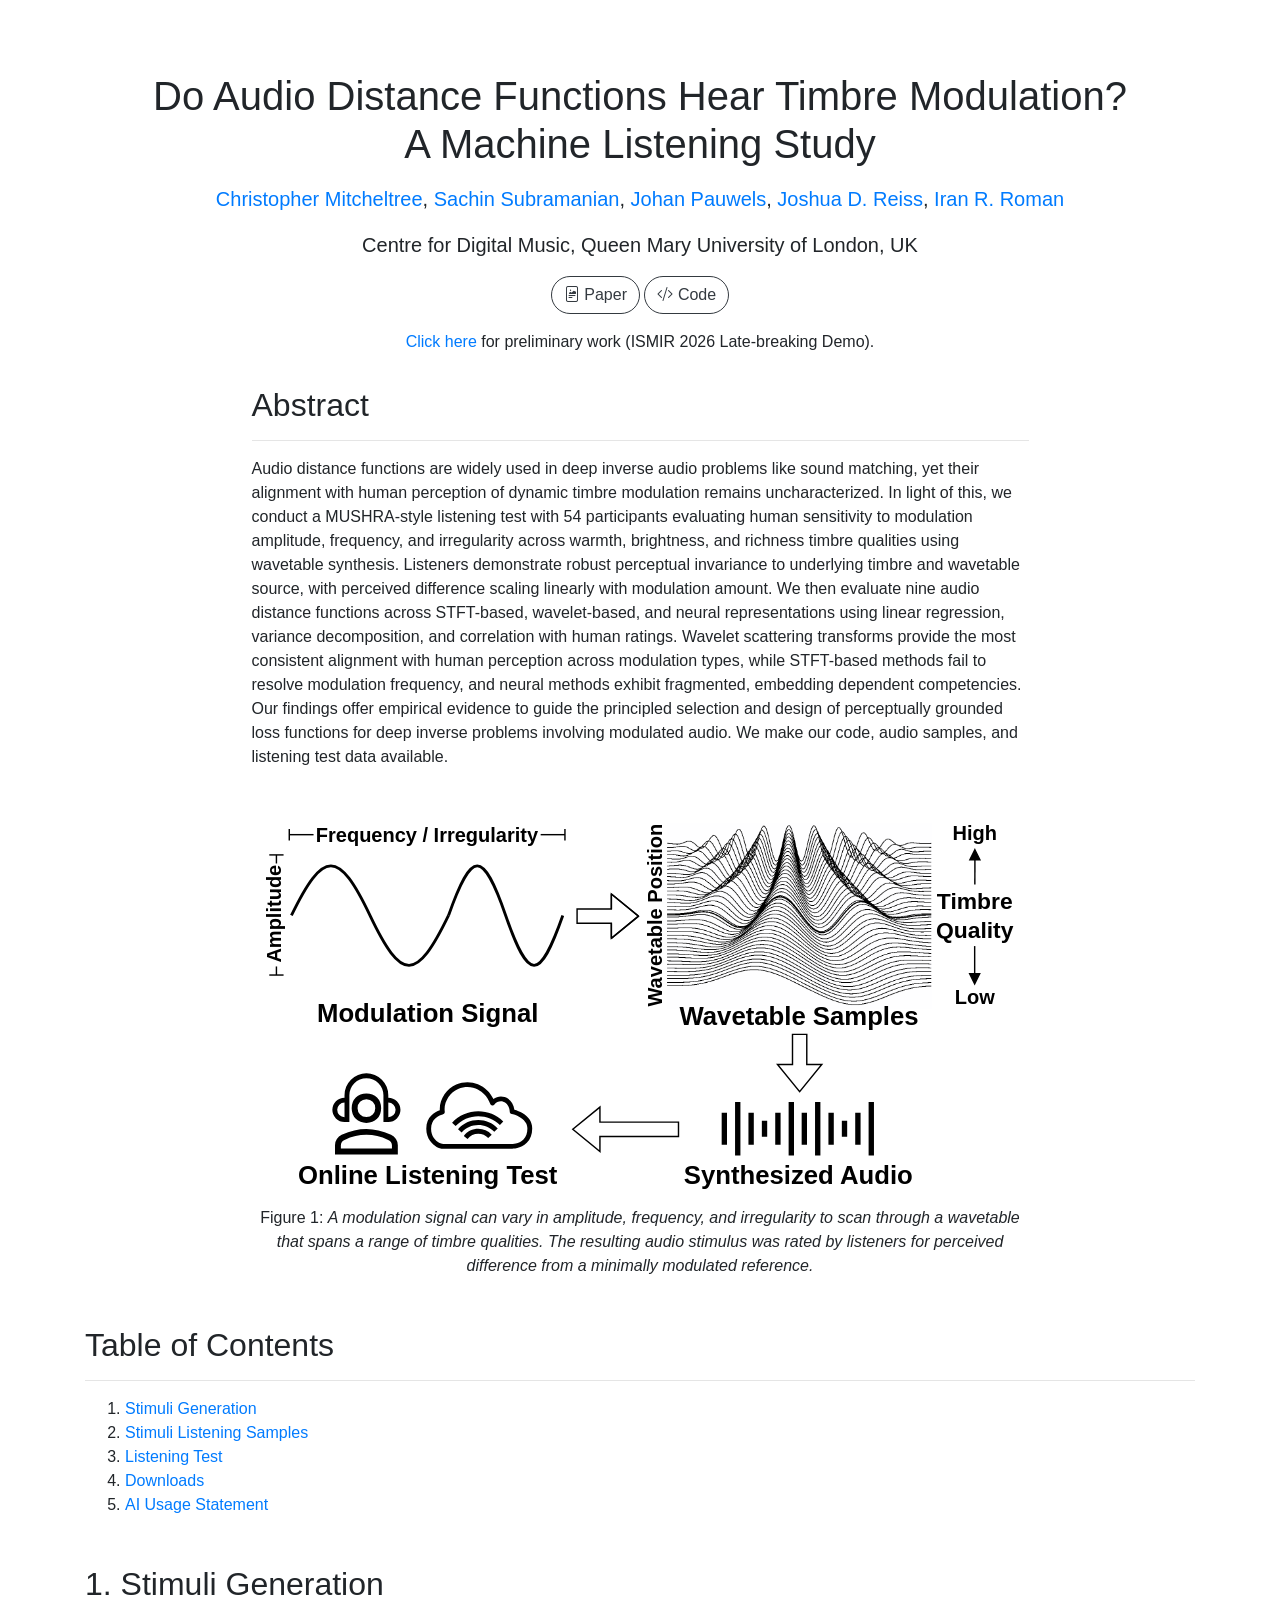
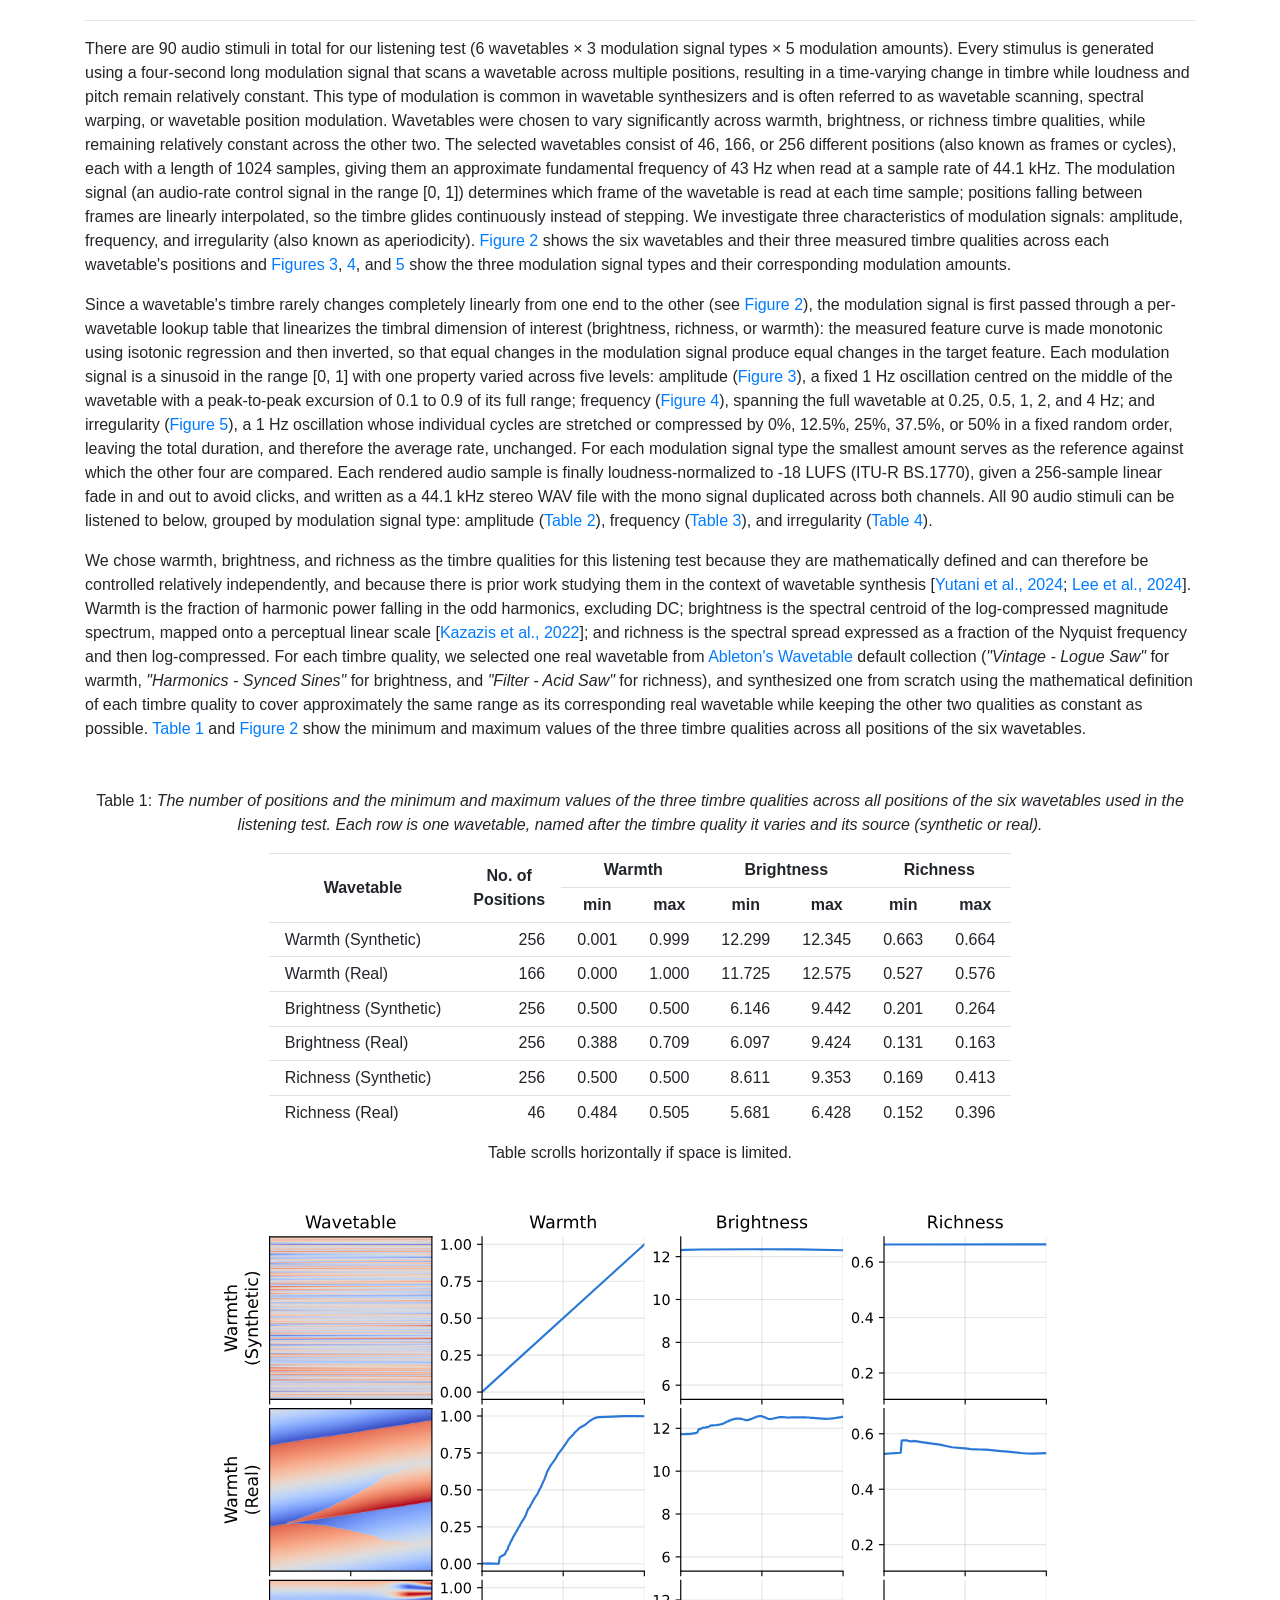
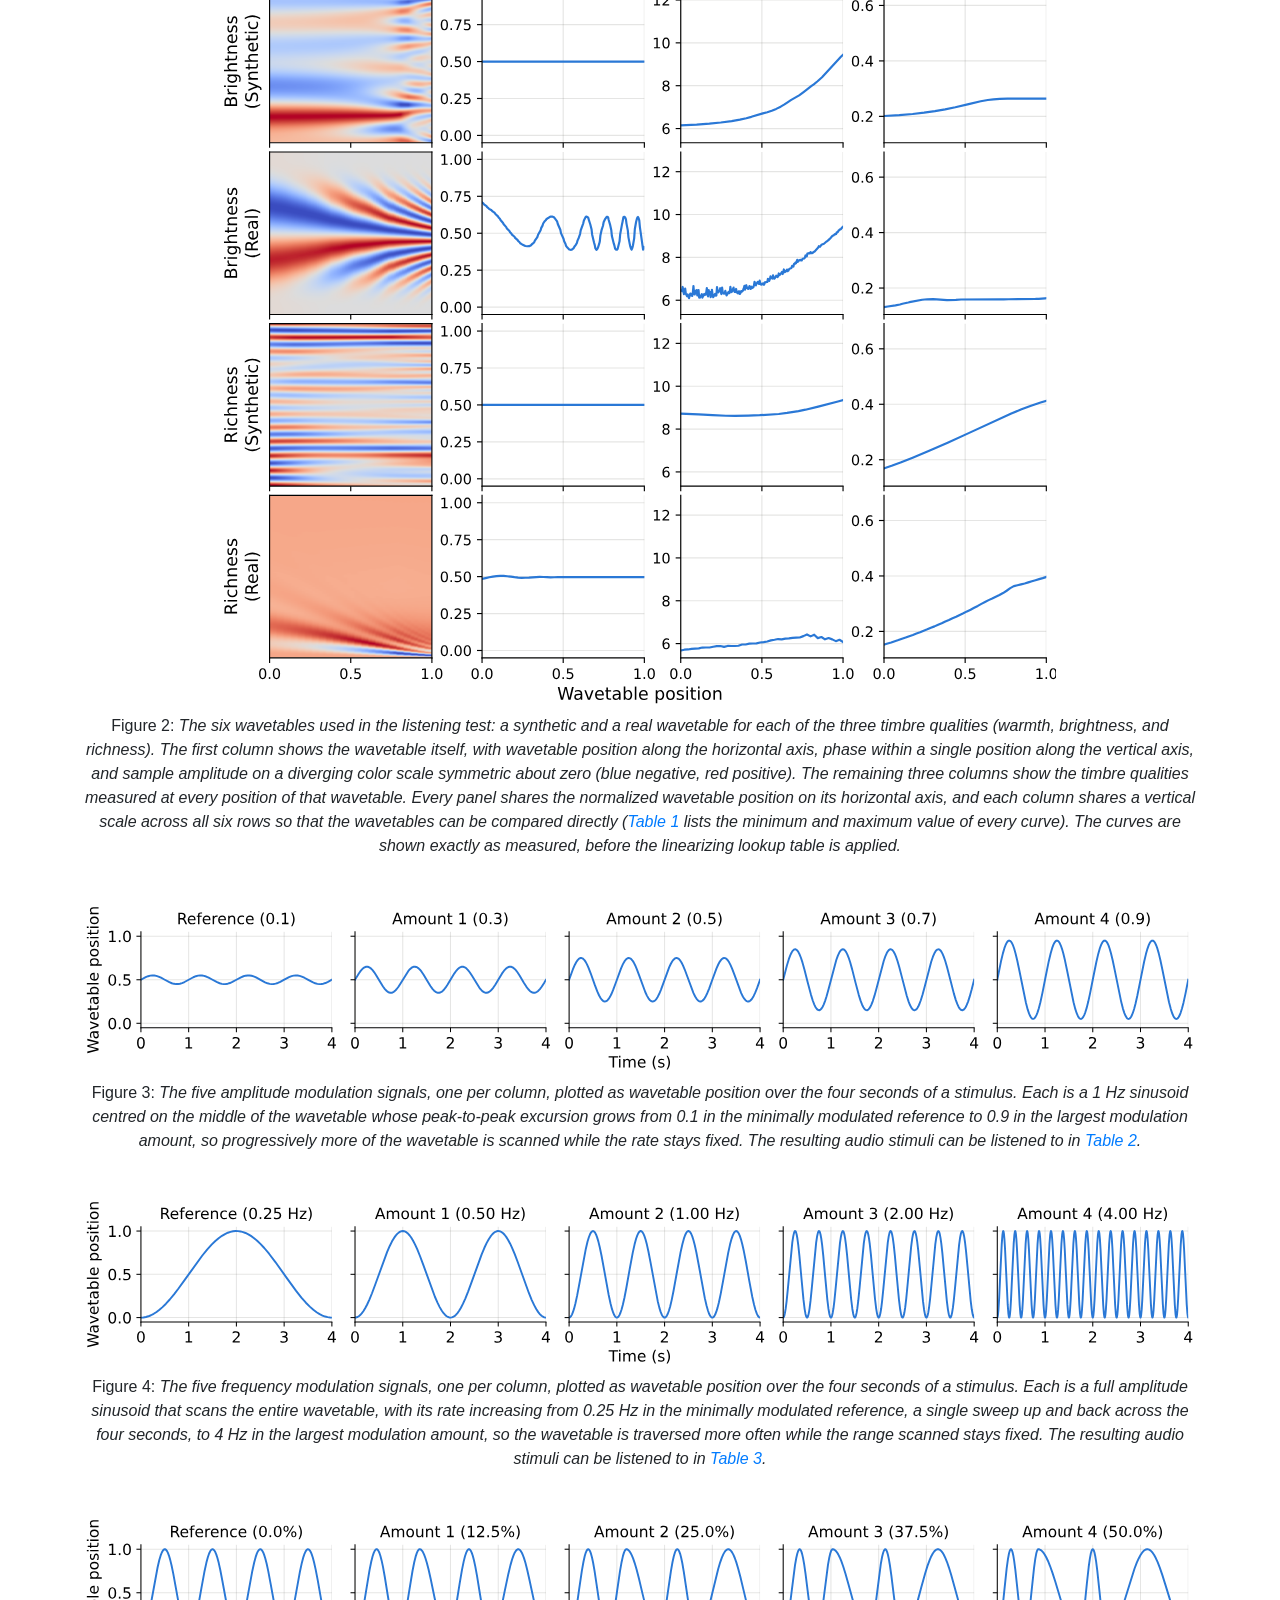
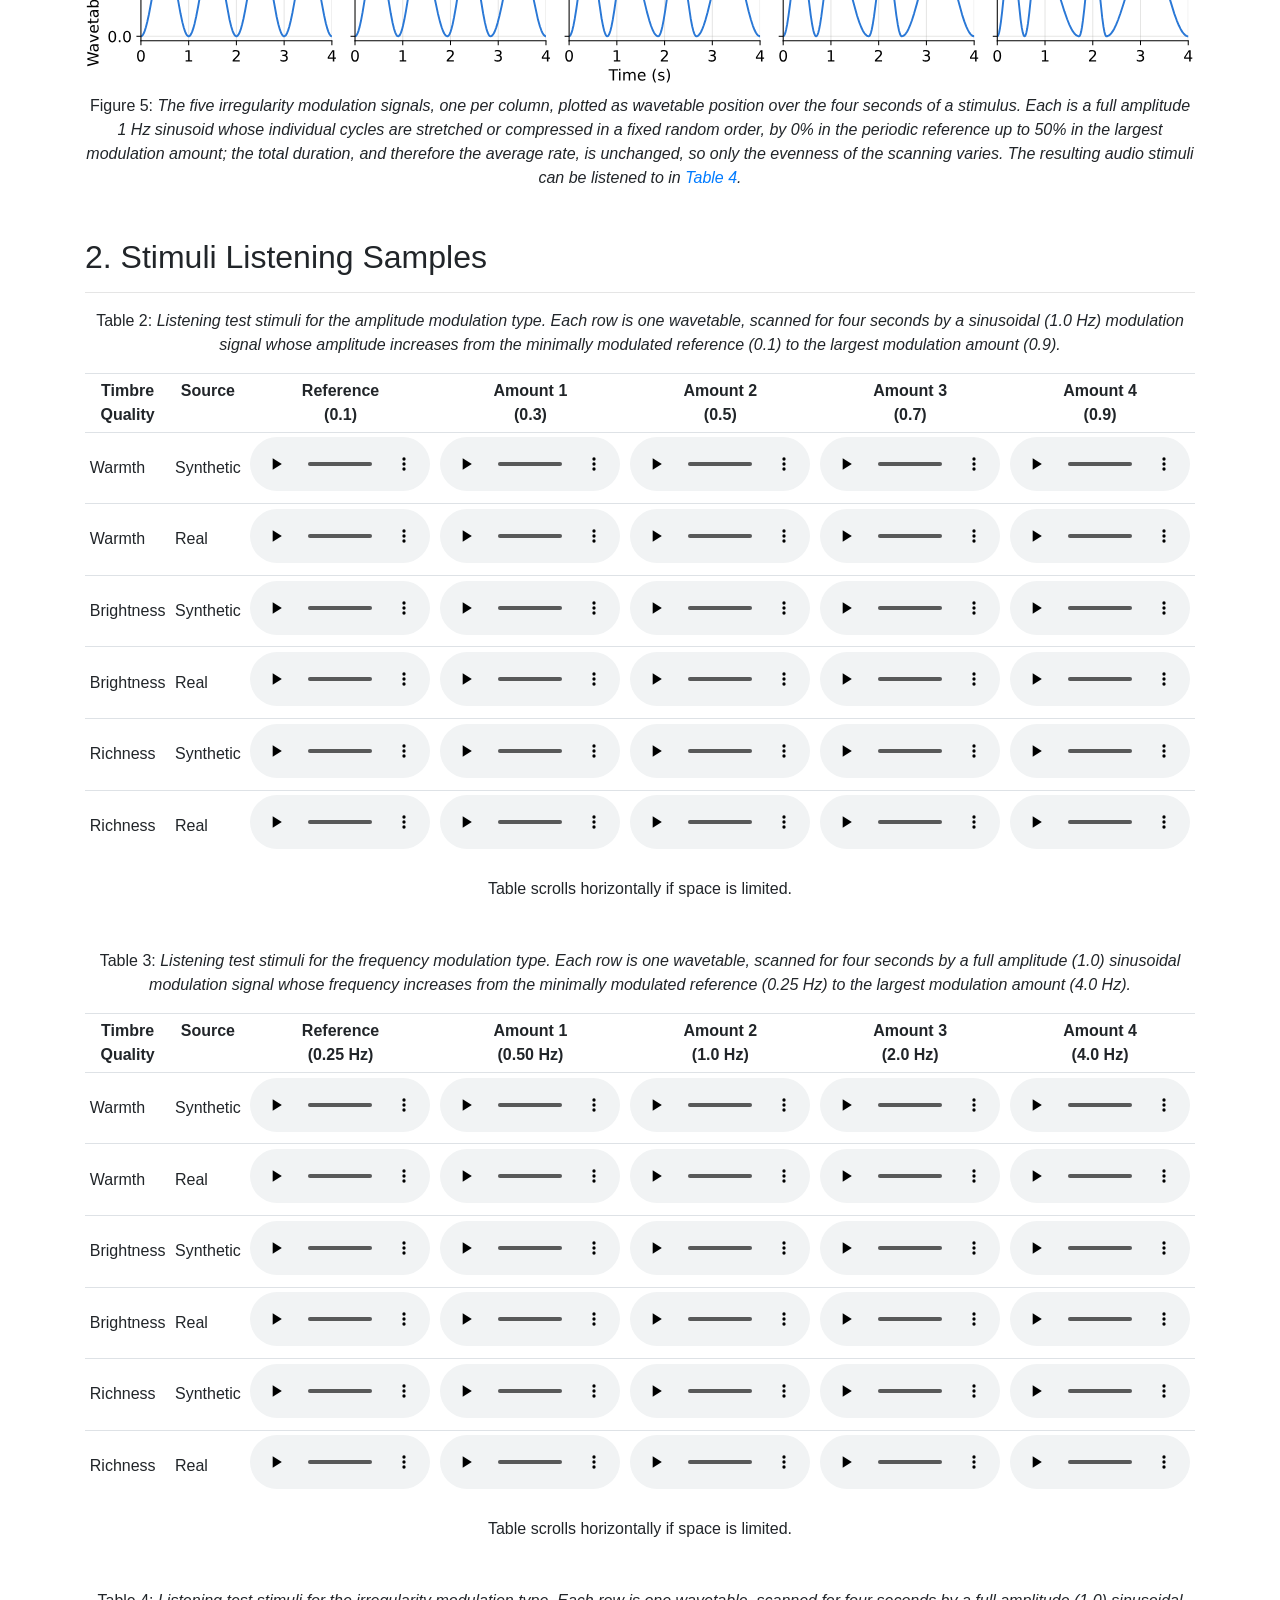
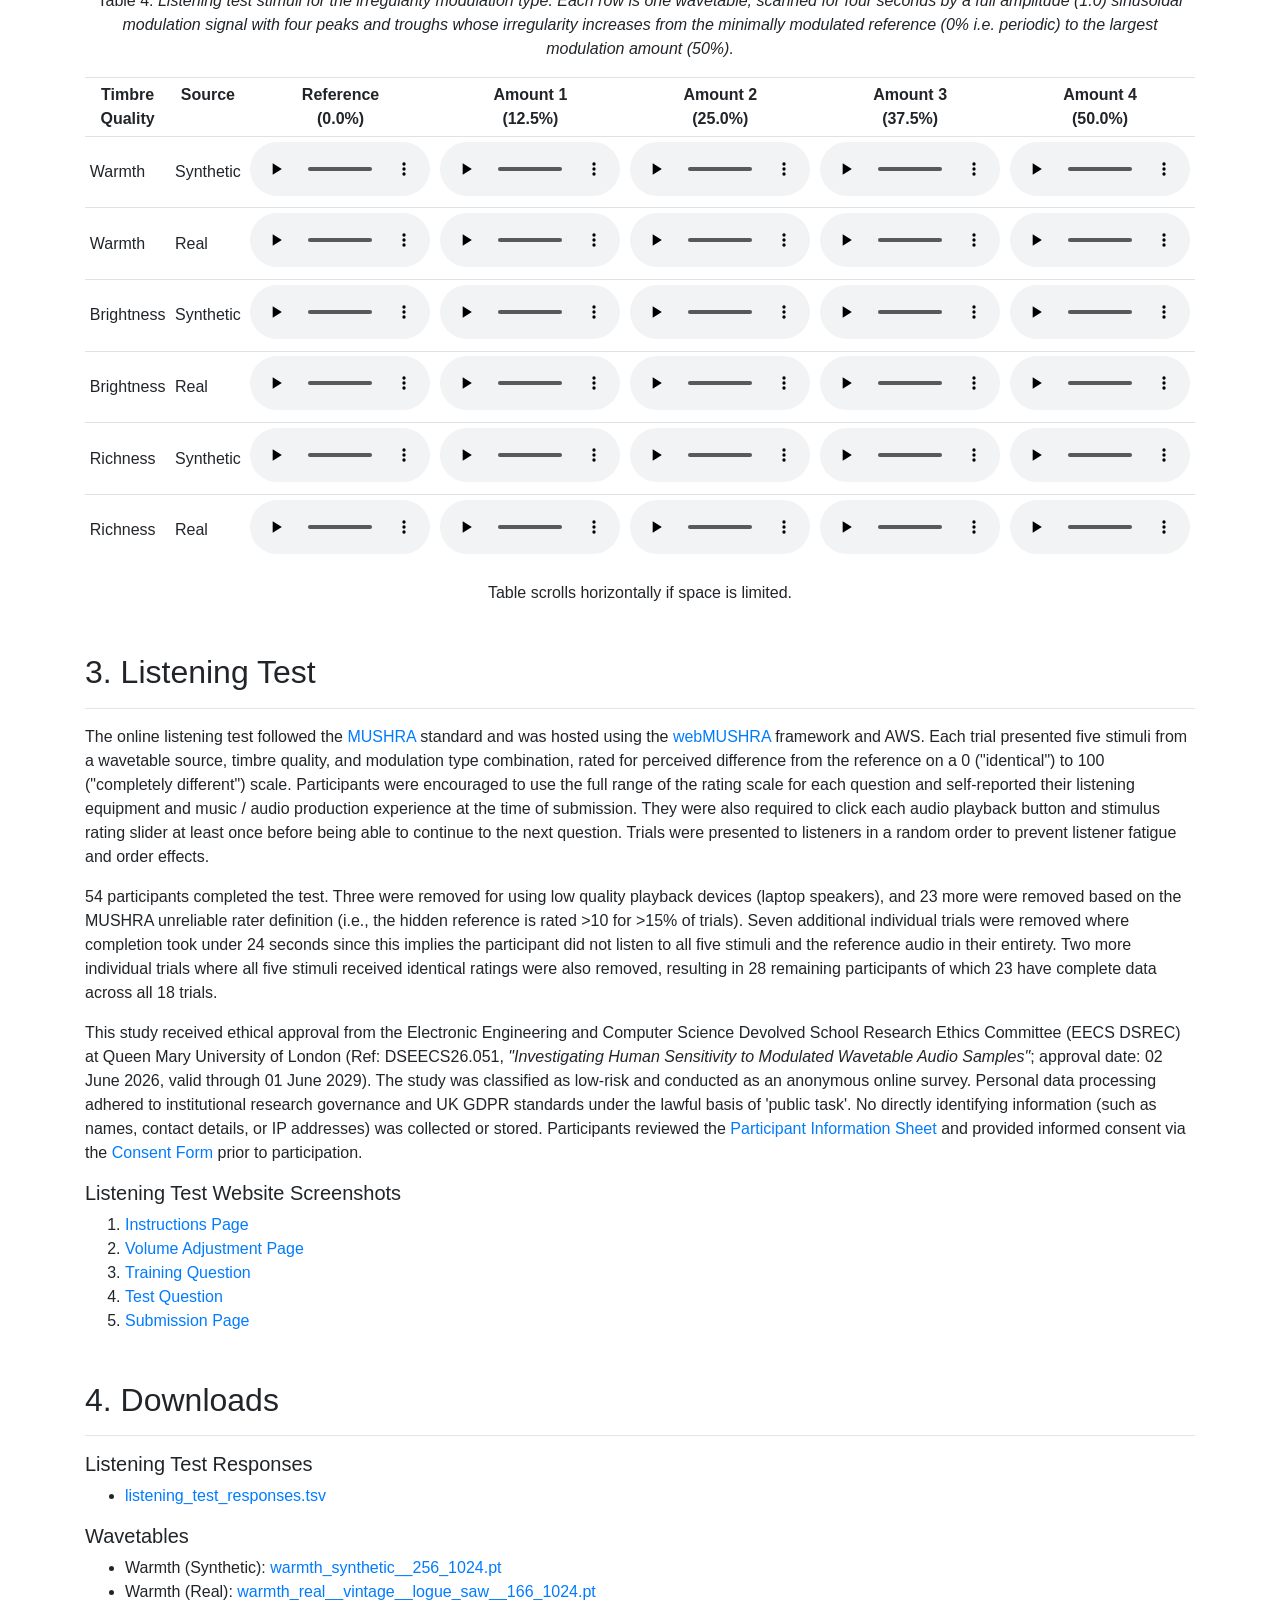
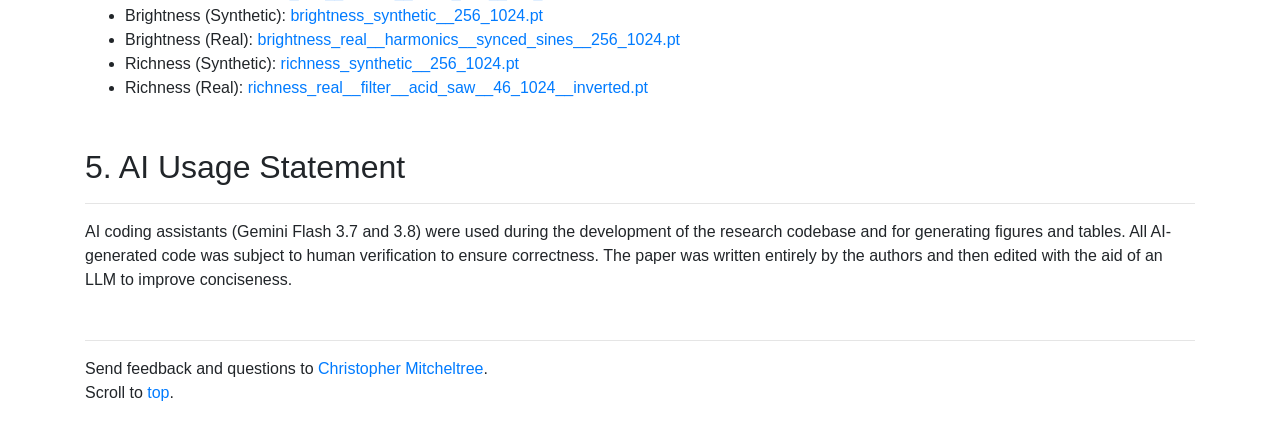
<file: docs/index.html>
<!doctype html>
<html lang="en" class="h-100">

<head>
    <!-- Google tag (gtag.js) -->
<!--    <script async src="https://www.googletagmanager.com/gtag/js?id=G-0VHJP81PQT"></script>-->
<!--    <script>-->
<!--        window.dataLayer = window.dataLayer || [];-->
<!--        function gtag(){dataLayer.push(arguments);}-->
<!--        gtag('js', new Date());-->

<!--        gtag('config', 'G-0VHJP81PQT');-->
<!--    </script>-->
    
    <meta charset="utf-8">
    <meta name="viewport" content="width=device-width, initial-scale=1, shrink-to-fit=no">
    <meta name="description" content="">
    <meta name="author" content="Christopher Mitcheltree">
    <title>Do Audio Distance Functions Hear Timbre Modulation? A Machine Listening Study</title>

    <!-- Bootstrap core CSS -->
    <link rel="stylesheet" href="https://stackpath.bootstrapcdn.com/bootstrap/4.5.2/css/bootstrap.min.css"
          integrity="sha384-JcKb8q3iqJ61gNV9KGb8thSsNjpSL0n8PARn9HuZOnIxN0hoP+VmmDGMN5t9UJ0Z" crossorigin="anonymous">
    <meta name="theme-color" content="#563d7c">
    <link rel="stylesheet" href="styles.css">
    <link rel="stylesheet" href="https://cdn.jsdelivr.net/npm/bootstrap-icons@1.8.0/font/bootstrap-icons.css">
    <!-- Favicon: Modulation Signal -->
    <link rel="icon" type="image/svg+xml" href="data:image/svg+xml,<svg xmlns='http://www.w3.org/2000/svg' viewBox='0 0 100 100'><rect width='100' height='100' rx='22' fill='black'/><path d='M 12 50 C 22 20, 28 20, 38 50 C 48 80, 54 80, 64 50 C 72 25, 76 25, 84 50 C 88 65, 90 65, 94 50' fill='none' stroke='white' stroke-width='8' stroke-linecap='round'/></svg>">
</head>

<body>
<!-- Page Content -->
<div class="text-center">
    <div class="row">
        <div class="col-lg-12">
            <br>
            <h1 class="mt-5 mb-3">Do Audio Distance Functions Hear Timbre Modulation?<br>A Machine Listening Study</h1>
            <p class="lead">
                <a href="https://christhetr.ee/" target=”_blank”>Christopher Mitcheltree</a>,
                <a href="https://www.linkedin.com/in/sachin-subramanian-642742212/" target=”_blank”>Sachin Subramanian</a>,
                <a href="https://www.qmul.ac.uk/eecs/people/profiles/pauwelsjohan.html" target=”_blank”>Johan Pauwels</a>,
                <a href="https://joshreiss.github.io/" target=”_blank”>Joshua D. Reiss</a>,
                <a href="https://iranroman.github.io/" target=”_blank”>Iran R. Roman</a>
            </p>

            <p class="lead">Centre for Digital Music, Queen Mary University of London, UK</p>

            <div class="mb-3">
                <a class="btn btn-outline-dark" href="docs/mitcheltree2026do.pdf" target=”_blank” type="button">
                    <i class="bi bi-file-richtext"></i> Paper
                </a>
                <a class="btn btn-outline-dark" href="https://github.com/christhetree/mod_perception" target=”_blank” type="button">
                    <i class="bi bi-code-slash"></i> Code
                </a>
<!--                <a class="btn btn-outline-dark" href="https://docs.google.com/presentation/d/1mD4Fn_YGiU_bLcHtiPfMSPvQ0ztj-tRVm4hF3Kc78ZM/edit?usp=sharing" target=”_blank” type="button">-->
<!--                    <i class="bi bi-file-earmark-slides"></i> Slides-->
<!--                </a>-->
<!--                <a class="btn btn-outline-dark" href="docs/mitcheltree2026scrapl_poster.pdf" target=”_blank” type="button">-->
<!--                    <i class="bi bi-easel"></i> Poster-->
<!--                </a>-->
            </div>

            <p><a href="preliminary.html" target=”_blank”>Click here</a> for preliminary work (ISMIR 2026 Late-breaking Demo).</p>
        </div>
    </div>
</div>

<div class="container">
    <div class="section mt-3 mb-5">
        <div class="abstract">
            <h2>Abstract</h2>
            <hr>
            <p>
                Audio distance functions are widely used in deep inverse audio problems like sound matching, yet their alignment with human perception of dynamic timbre modulation remains uncharacterized.
                In light of this, we conduct a MUSHRA-style listening test with 54 participants evaluating human sensitivity to modulation amplitude, frequency, and irregularity across warmth, brightness, and richness timbre qualities using wavetable synthesis.
                Listeners demonstrate robust perceptual invariance to underlying timbre and wavetable source, with perceived difference scaling linearly with modulation amount.
                We then evaluate nine audio distance functions across STFT-based, wavelet-based, and neural representations using linear regression, variance decomposition, and correlation with human ratings.
                Wavelet scattering transforms provide the most consistent alignment with human perception across modulation types, while STFT-based methods fail to resolve modulation frequency, and neural methods exhibit fragmented, embedding dependent competencies.
                Our findings offer empirical evidence to guide the principled selection and design of perceptually grounded loss functions for deep inverse problems involving modulated audio.
                We make our code, audio samples, and listening test data available.
            </p>
            <br>
            <img id="fig-visual-abstract" class="img-fluid w-100 mx-auto d-block" src="figs/visual_abstract.svg">
            <p class="text-center">Figure 1:
                <em>
                    A modulation signal can vary in amplitude, frequency, and irregularity to scan through a wavetable that spans a range of timbre qualities.
                    The resulting audio stimulus was rated by listeners for perceived difference from a minimally modulated reference.
                </em>
            </p>
        </div>
    </div>

<!--    <div class="section">-->
<!--        <h2>Citation</h2>-->
<!--        <hr>-->
<!--        <p>Accepted to the International Conference on Learning Representations (ICLR), Rio de Janeiro, Brazil, 23 - 27 April 2026.</p>-->
<!--        <div style="background-color: #e9ecef;">-->
<!--  <pre><code>-->
<!--  @inproceedings{mitcheltree2026scrapl,-->
<!--      title={{SCRAPL}: Scattering Transform with Random Paths for Machine Learning},-->
<!--      author={Christopher Mitcheltree and Vincent Lostanlen and Emmanouil Benetos and Mathieu Lagrange},-->
<!--      booktitle={Proceedings of the International Conference on Learning Representations (ICLR)},-->
<!--      year={2026}-->
<!--  }-->
<!--  </code></pre>-->
<!--        </div>-->
<!--    </div>-->

    <div class="section mb-5" id="toc">
        <h2>Table of Contents</h2>
        <hr>
        <ol>
            <li><a href="#stimuli-generation">Stimuli Generation</a></li>
            <li><a href="#stimuli-listening-samples">Stimuli Listening Samples</a></li>
            <li><a href="#listening-test">Listening Test</a></li>
            <li><a href="#downloads">Downloads</a></li>
            <li><a href="#ai-usage-statement">AI Usage Statement</a></li>
        </ol>
    </div>

    <div class="section" id="stimuli-generation">
        <h2 class="">1. Stimuli Generation</h2>
        <hr>
        <div class="section mb-5">
            <p>
                There are 90 audio stimuli in total for our listening test (6 wavetables × 3 modulation signal types × 5 modulation amounts).
                Every stimulus is generated using a four-second long modulation signal that scans a wavetable across multiple positions, resulting in a time-varying change in timbre while loudness and pitch remain relatively constant.
                This type of modulation is common in wavetable synthesizers and is often referred to as wavetable scanning, spectral warping, or wavetable position modulation.
                Wavetables were chosen to vary significantly across warmth, brightness, or richness timbre qualities, while remaining relatively constant across the other two.
                The selected wavetables consist of 46, 166, or 256 different positions (also known as frames or cycles), each with a length of 1024 samples, giving them an approximate fundamental frequency of 43 Hz when read at a sample rate of 44.1 kHz.
                The modulation signal (an audio-rate control signal in the range [0, 1]) determines which frame of the wavetable is read at each time sample; positions falling between frames are linearly interpolated, so the timbre glides continuously instead of stepping.
                We investigate three characteristics of modulation signals: amplitude, frequency, and irregularity (also known as aperiodicity).
                <a href="#fig-wavetables">Figure 2</a> shows the six wavetables and their three measured timbre qualities across each wavetable's positions and <a href="#fig-mod-sigs-amp">Figures 3</a>, <a href="#fig-mod-sigs-freq">4</a>, and <a href="#fig-mod-sigs-reg">5</a> show the three modulation signal types and their corresponding modulation amounts.
            </p>
            <p>
                Since a wavetable's timbre rarely changes completely linearly from one end to the other (see <a href="#fig-wavetables">Figure 2</a>), the modulation signal is first passed through a per-wavetable lookup table that linearizes the timbral dimension of interest (brightness, richness, or warmth): the measured feature curve is made monotonic using isotonic regression and then inverted, so that equal changes in the modulation signal produce equal changes in the target feature.
                Each modulation signal is a sinusoid in the range [0, 1] with one property varied across five levels: amplitude (<a href="#fig-mod-sigs-amp">Figure 3</a>), a fixed 1 Hz oscillation centred on the middle of the wavetable with a peak-to-peak excursion of 0.1 to 0.9 of its full range; frequency (<a href="#fig-mod-sigs-freq">Figure 4</a>), spanning the full wavetable at 0.25, 0.5, 1, 2, and 4 Hz; and irregularity (<a href="#fig-mod-sigs-reg">Figure 5</a>), a 1 Hz oscillation whose individual cycles are stretched or compressed by 0%, 12.5%, 25%, 37.5%, or 50% in a fixed random order, leaving the total duration, and therefore the average rate, unchanged.
                For each modulation signal type the smallest amount serves as the reference against which the other four are compared.
                Each rendered audio sample is finally loudness-normalized to -18 LUFS (ITU-R BS.1770), given a 256-sample linear fade in and out to avoid clicks, and written as a 44.1 kHz stereo WAV file with the mono signal duplicated across both channels.
                All 90 audio stimuli can be listened to below, grouped by modulation signal type: amplitude (<a href="#table-amp">Table 2</a>), frequency (<a href="#table-freq">Table 3</a>), and irregularity (<a href="#table-reg">Table 4</a>).
            </p>
            <p>
                We chose warmth, brightness, and richness as the timbre qualities for this listening test because they are mathematically defined and can therefore be controlled relatively independently, and because there is prior work studying them in the context of wavetable synthesis [<a href="https://doi.org/10.1109/APSIPAASC63619.2025.10848699" target=”_blank”>Yutani et al., 2024</a>; <a href="https://doi.org/10.48550/arXiv.2407.19862" target=”_blank”>Lee et al., 2024</a>].
                Warmth is the fraction of harmonic power falling in the odd harmonics, excluding DC; brightness is the spectral centroid of the log-compressed magnitude spectrum, mapped onto a perceptual linear scale [<a href="https://doi.org/10.3389/fpsyg.2022.835401" target=”_blank”>Kazazis et al., 2022</a>]; and richness is the spectral spread expressed as a fraction of the Nyquist frequency and then log-compressed.
                For each timbre quality, we selected one real wavetable from <a href="https://www.ableton.com/en/packs/wavetable/" target=”_blank”>Ableton's Wavetable</a> default collection (<em>"Vintage - Logue Saw"</em> for warmth, <em>"Harmonics - Synced Sines"</em> for brightness, and <em>"Filter - Acid Saw"</em> for richness), and synthesized one from scratch using the mathematical definition of each timbre quality to cover approximately the same range as its corresponding real wavetable while keeping the other two qualities as constant as possible.
                <a href="#table-feature-ranges">Table 1</a> and <a href="#fig-wavetables">Figure 2</a> show the minimum and maximum values of the three timbre qualities across all positions of the six wavetables.
            </p>
        </div>

        <p id="table-feature-ranges" style="text-align: center;">
            Table 1: <em>The number of positions and the minimum and maximum values of the three timbre qualities across all positions of the six wavetables used in the listening test. Each row is one wavetable, named after the timbre quality it varies and its source (synthetic or real).</em>
        </p>
        <div id="wavetable-table" class="table-wrapper-3" data-n="6">
            <table class="table table-sm text-center" style="vertical-align: middle;">
                <colgroup>
                    <col>
                    <col>
                    <col>
                    <col>
                    <col>
                    <col>
                    <col>
                    <col>
                </colgroup>
                <tr>
                    <th rowspan="2" style="vertical-align: middle;">Wavetable</th>
                    <th rowspan="2" style="vertical-align: middle;">No. of<br>Positions</th>
                    <th colspan="2">Warmth</th>
                    <th colspan="2">Brightness</th>
                    <th colspan="2">Richness</th>
                </tr>
                <tr>
                    <th>min</th>
                    <th>max</th>
                    <th>min</th>
                    <th>max</th>
                    <th>min</th>
                    <th>max</th>
                </tr>
                <tr>
                    <td>Warmth (Synthetic)</td>
                    <td>256</td>
                    <td>0.001</td>
                    <td>0.999</td>
                    <td>12.299</td>
                    <td>12.345</td>
                    <td>0.663</td>
                    <td>0.664</td>
                </tr>
                <tr>
                    <td>Warmth (Real)</td>
                    <td>166</td>
                    <td>0.000</td>
                    <td>1.000</td>
                    <td>11.725</td>
                    <td>12.575</td>
                    <td>0.527</td>
                    <td>0.576</td>
                </tr>
                <tr>
                    <td>Brightness (Synthetic)</td>
                    <td>256</td>
                    <td>0.500</td>
                    <td>0.500</td>
                    <td>6.146</td>
                    <td>9.442</td>
                    <td>0.201</td>
                    <td>0.264</td>
                </tr>
                <tr>
                    <td>Brightness (Real)</td>
                    <td>256</td>
                    <td>0.388</td>
                    <td>0.709</td>
                    <td>6.097</td>
                    <td>9.424</td>
                    <td>0.131</td>
                    <td>0.163</td>
                </tr>
                <tr>
                    <td>Richness (Synthetic)</td>
                    <td>256</td>
                    <td>0.500</td>
                    <td>0.500</td>
                    <td>8.611</td>
                    <td>9.353</td>
                    <td>0.169</td>
                    <td>0.413</td>
                </tr>
                <tr>
                    <td>Richness (Real)</td>
                    <td>46</td>
                    <td>0.484</td>
                    <td>0.505</td>
                    <td>5.681</td>
                    <td>6.428</td>
                    <td>0.152</td>
                    <td>0.396</td>
                </tr>
            </table>
            <div class="text-center">
                <p style="margin-top: 0.75rem; margin-bottom: 3.0rem;">Table scrolls horizontally if space is limited.</p>
            </div>
        </div>

        <img id="fig-wavetables" class="img-fluid w-75 mx-auto d-block" src="figs/wavetables.svg">
        <p class="text-center" style="margin-bottom: 3.0rem;">Figure 2:
            <em>
                The six wavetables used in the listening test: a synthetic and a real wavetable for each of the three timbre qualities (warmth, brightness, and richness).
                The first column shows the wavetable itself, with wavetable position along the horizontal axis, phase within a single position along the vertical axis, and sample amplitude on a diverging color scale symmetric about zero (blue negative, red positive).
                The remaining three columns show the timbre qualities measured at every position of that wavetable.
                Every panel shares the normalized wavetable position on its horizontal axis, and each column shares a vertical scale across all six rows so that the wavetables can be compared directly (<a href="#table-feature-ranges">Table 1</a> lists the minimum and maximum value of every curve).
                The curves are shown exactly as measured, before the linearizing lookup table is applied.
            </em>
        </p>

        <img id="fig-mod-sigs-amp" class="img-fluid w-100 mx-auto d-block" src="figs/mod_sigs__amp.svg">
        <p class="text-center" style="margin-bottom: 3.0rem;">Figure 3:
            <em>
                The five amplitude modulation signals, one per column, plotted as wavetable position over the four seconds of a stimulus. Each is a 1&nbsp;Hz sinusoid centred on the middle of the wavetable whose peak-to-peak excursion grows from 0.1 in the minimally modulated reference to 0.9 in the largest modulation amount, so progressively more of the wavetable is scanned while the rate stays fixed. The resulting audio stimuli can be listened to in <a href="#table-amp">Table 2</a>.
            </em>
        </p>

        <img id="fig-mod-sigs-freq" class="img-fluid w-100 mx-auto d-block" src="figs/mod_sigs__freq.svg">
        <p class="text-center" style="margin-bottom: 3.0rem;">Figure 4:
            <em>
                The five frequency modulation signals, one per column, plotted as wavetable position over the four seconds of a stimulus. Each is a full amplitude sinusoid that scans the entire wavetable, with its rate increasing from 0.25&nbsp;Hz in the minimally modulated reference, a single sweep up and back across the four seconds, to 4&nbsp;Hz in the largest modulation amount, so the wavetable is traversed more often while the range scanned stays fixed. The resulting audio stimuli can be listened to in <a href="#table-freq">Table 3</a>.
            </em>
        </p>

        <img id="fig-mod-sigs-reg" class="img-fluid w-100 mx-auto d-block" src="figs/mod_sigs__reg.svg">
        <p class="text-center" style="margin-bottom: 3.0rem;">Figure 5:
            <em>
                The five irregularity modulation signals, one per column, plotted as wavetable position over the four seconds of a stimulus. Each is a full amplitude 1&nbsp;Hz sinusoid whose individual cycles are stretched or compressed in a fixed random order, by 0% in the periodic reference up to 50% in the largest modulation amount; the total duration, and therefore the average rate, is unchanged, so only the evenness of the scanning varies. The resulting audio stimuli can be listened to in <a href="#table-reg">Table 4</a>.
            </em>
        </p>
    </div>

    <div class="section" id="stimuli-listening-samples">
        <h2 class="">2. Stimuli Listening Samples</h2>
        <hr>

        <p id="table-amp" style="text-align: center;">
            Table 2: <em>Listening test stimuli for the amplitude modulation type. Each row is one wavetable, scanned for four seconds by a sinusoidal (1.0 Hz) modulation signal whose amplitude increases from the minimally modulated reference (0.1) to the largest modulation amount (0.9).</em>
        </p>
        <div id="amp-table" class="table-wrapper-3" data-n="6">
            <table class="table table-sm text-center" style="vertical-align: middle;">
                <colgroup>
                    <col>
                    <col>
                    <col>
                    <col>
                    <col>
                    <col>
                    <col>
                </colgroup>
                <tr>
                    <th>Timbre<br>Quality</th>
                    <th>Source</th>
                    <th class="audio-col">Reference<br>(0.1)</th>
                    <th class="audio-col">Amount 1<br>(0.3)</th>
                    <th class="audio-col">Amount 2<br>(0.5)</th>
                    <th class="audio-col">Amount 3<br>(0.7)</th>
                    <th class="audio-col">Amount 4<br>(0.9)</th>
                </tr>
                <tr>
                    <td>Warmth</td>
                    <td>Synthetic</td>
                    <td>
                        <audio controls="controls" class="player" preload="metadata">
                            <source src="audio/warmth_synthetic__256_1024__amp_1.00hz_0.10_-18lufs.wav" type="audio/wav">
                            Unsupported browser.
                        </audio>
                    </td>
                    <td>
                        <audio controls="controls" class="player" preload="metadata">
                            <source src="audio/warmth_synthetic__256_1024__amp_1.00hz_0.30_-18lufs.wav" type="audio/wav">
                            Unsupported browser.
                        </audio>
                    </td>
                    <td>
                        <audio controls="controls" class="player" preload="metadata">
                            <source src="audio/warmth_synthetic__256_1024__amp_1.00hz_0.50_-18lufs.wav" type="audio/wav">
                            Unsupported browser.
                        </audio>
                    </td>
                    <td>
                        <audio controls="controls" class="player" preload="metadata">
                            <source src="audio/warmth_synthetic__256_1024__amp_1.00hz_0.70_-18lufs.wav" type="audio/wav">
                            Unsupported browser.
                        </audio>
                    </td>
                    <td>
                        <audio controls="controls" class="player" preload="metadata">
                            <source src="audio/warmth_synthetic__256_1024__amp_1.00hz_0.90_-18lufs.wav" type="audio/wav">
                            Unsupported browser.
                        </audio>
                    </td>
                </tr>
                <tr>
                    <td>Warmth</td>
                    <td>Real</td>
                    <td>
                        <audio controls="controls" class="player" preload="metadata">
                            <source src="audio/warmth_real__vintage__logue_saw__166_1024__amp_1.00hz_0.10_-18lufs.wav" type="audio/wav">
                            Unsupported browser.
                        </audio>
                    </td>
                    <td>
                        <audio controls="controls" class="player" preload="metadata">
                            <source src="audio/warmth_real__vintage__logue_saw__166_1024__amp_1.00hz_0.30_-18lufs.wav" type="audio/wav">
                            Unsupported browser.
                        </audio>
                    </td>
                    <td>
                        <audio controls="controls" class="player" preload="metadata">
                            <source src="audio/warmth_real__vintage__logue_saw__166_1024__amp_1.00hz_0.50_-18lufs.wav" type="audio/wav">
                            Unsupported browser.
                        </audio>
                    </td>
                    <td>
                        <audio controls="controls" class="player" preload="metadata">
                            <source src="audio/warmth_real__vintage__logue_saw__166_1024__amp_1.00hz_0.70_-18lufs.wav" type="audio/wav">
                            Unsupported browser.
                        </audio>
                    </td>
                    <td>
                        <audio controls="controls" class="player" preload="metadata">
                            <source src="audio/warmth_real__vintage__logue_saw__166_1024__amp_1.00hz_0.90_-18lufs.wav" type="audio/wav">
                            Unsupported browser.
                        </audio>
                    </td>
                </tr>
                <tr>
                    <td>Brightness</td>
                    <td>Synthetic</td>
                    <td>
                        <audio controls="controls" class="player" preload="metadata">
                            <source src="audio/brightness_synthetic__256_1024__amp_1.00hz_0.10_-18lufs.wav" type="audio/wav">
                            Unsupported browser.
                        </audio>
                    </td>
                    <td>
                        <audio controls="controls" class="player" preload="metadata">
                            <source src="audio/brightness_synthetic__256_1024__amp_1.00hz_0.30_-18lufs.wav" type="audio/wav">
                            Unsupported browser.
                        </audio>
                    </td>
                    <td>
                        <audio controls="controls" class="player" preload="metadata">
                            <source src="audio/brightness_synthetic__256_1024__amp_1.00hz_0.50_-18lufs.wav" type="audio/wav">
                            Unsupported browser.
                        </audio>
                    </td>
                    <td>
                        <audio controls="controls" class="player" preload="metadata">
                            <source src="audio/brightness_synthetic__256_1024__amp_1.00hz_0.70_-18lufs.wav" type="audio/wav">
                            Unsupported browser.
                        </audio>
                    </td>
                    <td>
                        <audio controls="controls" class="player" preload="metadata">
                            <source src="audio/brightness_synthetic__256_1024__amp_1.00hz_0.90_-18lufs.wav" type="audio/wav">
                            Unsupported browser.
                        </audio>
                    </td>
                </tr>
                <tr>
                    <td>Brightness</td>
                    <td>Real</td>
                    <td>
                        <audio controls="controls" class="player" preload="metadata">
                            <source src="audio/brightness_real__harmonics__synced_sines__256_1024__amp_1.00hz_0.10_-18lufs.wav" type="audio/wav">
                            Unsupported browser.
                        </audio>
                    </td>
                    <td>
                        <audio controls="controls" class="player" preload="metadata">
                            <source src="audio/brightness_real__harmonics__synced_sines__256_1024__amp_1.00hz_0.30_-18lufs.wav" type="audio/wav">
                            Unsupported browser.
                        </audio>
                    </td>
                    <td>
                        <audio controls="controls" class="player" preload="metadata">
                            <source src="audio/brightness_real__harmonics__synced_sines__256_1024__amp_1.00hz_0.50_-18lufs.wav" type="audio/wav">
                            Unsupported browser.
                        </audio>
                    </td>
                    <td>
                        <audio controls="controls" class="player" preload="metadata">
                            <source src="audio/brightness_real__harmonics__synced_sines__256_1024__amp_1.00hz_0.70_-18lufs.wav" type="audio/wav">
                            Unsupported browser.
                        </audio>
                    </td>
                    <td>
                        <audio controls="controls" class="player" preload="metadata">
                            <source src="audio/brightness_real__harmonics__synced_sines__256_1024__amp_1.00hz_0.90_-18lufs.wav" type="audio/wav">
                            Unsupported browser.
                        </audio>
                    </td>
                </tr>
                <tr>
                    <td>Richness</td>
                    <td>Synthetic</td>
                    <td>
                        <audio controls="controls" class="player" preload="metadata">
                            <source src="audio/richness_synthetic__256_1024__amp_1.00hz_0.10_-18lufs.wav" type="audio/wav">
                            Unsupported browser.
                        </audio>
                    </td>
                    <td>
                        <audio controls="controls" class="player" preload="metadata">
                            <source src="audio/richness_synthetic__256_1024__amp_1.00hz_0.30_-18lufs.wav" type="audio/wav">
                            Unsupported browser.
                        </audio>
                    </td>
                    <td>
                        <audio controls="controls" class="player" preload="metadata">
                            <source src="audio/richness_synthetic__256_1024__amp_1.00hz_0.50_-18lufs.wav" type="audio/wav">
                            Unsupported browser.
                        </audio>
                    </td>
                    <td>
                        <audio controls="controls" class="player" preload="metadata">
                            <source src="audio/richness_synthetic__256_1024__amp_1.00hz_0.70_-18lufs.wav" type="audio/wav">
                            Unsupported browser.
                        </audio>
                    </td>
                    <td>
                        <audio controls="controls" class="player" preload="metadata">
                            <source src="audio/richness_synthetic__256_1024__amp_1.00hz_0.90_-18lufs.wav" type="audio/wav">
                            Unsupported browser.
                        </audio>
                    </td>
                </tr>
                <tr>
                    <td>Richness</td>
                    <td>Real</td>
                    <td>
                        <audio controls="controls" class="player" preload="metadata">
                            <source src="audio/richness_real__filter__acid_saw__46_1024__inverted__amp_1.00hz_0.10_-18lufs.wav" type="audio/wav">
                            Unsupported browser.
                        </audio>
                    </td>
                    <td>
                        <audio controls="controls" class="player" preload="metadata">
                            <source src="audio/richness_real__filter__acid_saw__46_1024__inverted__amp_1.00hz_0.30_-18lufs.wav" type="audio/wav">
                            Unsupported browser.
                        </audio>
                    </td>
                    <td>
                        <audio controls="controls" class="player" preload="metadata">
                            <source src="audio/richness_real__filter__acid_saw__46_1024__inverted__amp_1.00hz_0.50_-18lufs.wav" type="audio/wav">
                            Unsupported browser.
                        </audio>
                    </td>
                    <td>
                        <audio controls="controls" class="player" preload="metadata">
                            <source src="audio/richness_real__filter__acid_saw__46_1024__inverted__amp_1.00hz_0.70_-18lufs.wav" type="audio/wav">
                            Unsupported browser.
                        </audio>
                    </td>
                    <td>
                        <audio controls="controls" class="player" preload="metadata">
                            <source src="audio/richness_real__filter__acid_saw__46_1024__inverted__amp_1.00hz_0.90_-18lufs.wav" type="audio/wav">
                            Unsupported browser.
                        </audio>
                    </td>
                </tr>
            </table>
            <div class="text-center">
                <p style="margin-bottom: 3.0rem;">Table scrolls horizontally if space is limited.</p>
            </div>
        </div>

        <p id="table-freq" style="text-align: center;">
            Table 3: <em>Listening test stimuli for the frequency modulation type. Each row is one wavetable, scanned for four seconds by a full amplitude (1.0) sinusoidal modulation signal whose frequency increases from the minimally modulated reference (0.25&nbsp;Hz) to the largest modulation amount (4.0&nbsp;Hz).</em>
        </p>
        <div id="freq-table" class="table-wrapper-3" data-n="6">
            <table class="table table-sm text-center" style="vertical-align: middle;">
                <colgroup>
                    <col>
                    <col>
                    <col>
                    <col>
                    <col>
                    <col>
                    <col>
                </colgroup>
                <tr>
                    <th>Timbre<br>Quality</th>
                    <th>Source</th>
                    <th class="audio-col">Reference<br>(0.25 Hz)</th>
                    <th class="audio-col">Amount 1<br>(0.50 Hz)</th>
                    <th class="audio-col">Amount 2<br>(1.0 Hz)</th>
                    <th class="audio-col">Amount 3<br>(2.0 Hz)</th>
                    <th class="audio-col">Amount 4<br>(4.0 Hz)</th>
                </tr>
                <tr>
                    <td>Warmth</td>
                    <td>Synthetic</td>
                    <td>
                        <audio controls="controls" class="player" preload="metadata">
                            <source src="audio/warmth_synthetic__256_1024__freq_0.25hz_-18lufs.wav" type="audio/wav">
                            Unsupported browser.
                        </audio>
                    </td>
                    <td>
                        <audio controls="controls" class="player" preload="metadata">
                            <source src="audio/warmth_synthetic__256_1024__freq_0.50hz_-18lufs.wav" type="audio/wav">
                            Unsupported browser.
                        </audio>
                    </td>
                    <td>
                        <audio controls="controls" class="player" preload="metadata">
                            <source src="audio/warmth_synthetic__256_1024__freq_1.00hz_-18lufs.wav" type="audio/wav">
                            Unsupported browser.
                        </audio>
                    </td>
                    <td>
                        <audio controls="controls" class="player" preload="metadata">
                            <source src="audio/warmth_synthetic__256_1024__freq_2.00hz_-18lufs.wav" type="audio/wav">
                            Unsupported browser.
                        </audio>
                    </td>
                    <td>
                        <audio controls="controls" class="player" preload="metadata">
                            <source src="audio/warmth_synthetic__256_1024__freq_4.00hz_-18lufs.wav" type="audio/wav">
                            Unsupported browser.
                        </audio>
                    </td>
                </tr>
                <tr>
                    <td>Warmth</td>
                    <td>Real</td>
                    <td>
                        <audio controls="controls" class="player" preload="metadata">
                            <source src="audio/warmth_real__vintage__logue_saw__166_1024__freq_0.25hz_-18lufs.wav" type="audio/wav">
                            Unsupported browser.
                        </audio>
                    </td>
                    <td>
                        <audio controls="controls" class="player" preload="metadata">
                            <source src="audio/warmth_real__vintage__logue_saw__166_1024__freq_0.50hz_-18lufs.wav" type="audio/wav">
                            Unsupported browser.
                        </audio>
                    </td>
                    <td>
                        <audio controls="controls" class="player" preload="metadata">
                            <source src="audio/warmth_real__vintage__logue_saw__166_1024__freq_1.00hz_-18lufs.wav" type="audio/wav">
                            Unsupported browser.
                        </audio>
                    </td>
                    <td>
                        <audio controls="controls" class="player" preload="metadata">
                            <source src="audio/warmth_real__vintage__logue_saw__166_1024__freq_2.00hz_-18lufs.wav" type="audio/wav">
                            Unsupported browser.
                        </audio>
                    </td>
                    <td>
                        <audio controls="controls" class="player" preload="metadata">
                            <source src="audio/warmth_real__vintage__logue_saw__166_1024__freq_4.00hz_-18lufs.wav" type="audio/wav">
                            Unsupported browser.
                        </audio>
                    </td>
                </tr>
                <tr>
                    <td>Brightness</td>
                    <td>Synthetic</td>
                    <td>
                        <audio controls="controls" class="player" preload="metadata">
                            <source src="audio/brightness_synthetic__256_1024__freq_0.25hz_-18lufs.wav" type="audio/wav">
                            Unsupported browser.
                        </audio>
                    </td>
                    <td>
                        <audio controls="controls" class="player" preload="metadata">
                            <source src="audio/brightness_synthetic__256_1024__freq_0.50hz_-18lufs.wav" type="audio/wav">
                            Unsupported browser.
                        </audio>
                    </td>
                    <td>
                        <audio controls="controls" class="player" preload="metadata">
                            <source src="audio/brightness_synthetic__256_1024__freq_1.00hz_-18lufs.wav" type="audio/wav">
                            Unsupported browser.
                        </audio>
                    </td>
                    <td>
                        <audio controls="controls" class="player" preload="metadata">
                            <source src="audio/brightness_synthetic__256_1024__freq_2.00hz_-18lufs.wav" type="audio/wav">
                            Unsupported browser.
                        </audio>
                    </td>
                    <td>
                        <audio controls="controls" class="player" preload="metadata">
                            <source src="audio/brightness_synthetic__256_1024__freq_4.00hz_-18lufs.wav" type="audio/wav">
                            Unsupported browser.
                        </audio>
                    </td>
                </tr>
                <tr>
                    <td>Brightness</td>
                    <td>Real</td>
                    <td>
                        <audio controls="controls" class="player" preload="metadata">
                            <source src="audio/brightness_real__harmonics__synced_sines__256_1024__freq_0.25hz_-18lufs.wav" type="audio/wav">
                            Unsupported browser.
                        </audio>
                    </td>
                    <td>
                        <audio controls="controls" class="player" preload="metadata">
                            <source src="audio/brightness_real__harmonics__synced_sines__256_1024__freq_0.50hz_-18lufs.wav" type="audio/wav">
                            Unsupported browser.
                        </audio>
                    </td>
                    <td>
                        <audio controls="controls" class="player" preload="metadata">
                            <source src="audio/brightness_real__harmonics__synced_sines__256_1024__freq_1.00hz_-18lufs.wav" type="audio/wav">
                            Unsupported browser.
                        </audio>
                    </td>
                    <td>
                        <audio controls="controls" class="player" preload="metadata">
                            <source src="audio/brightness_real__harmonics__synced_sines__256_1024__freq_2.00hz_-18lufs.wav" type="audio/wav">
                            Unsupported browser.
                        </audio>
                    </td>
                    <td>
                        <audio controls="controls" class="player" preload="metadata">
                            <source src="audio/brightness_real__harmonics__synced_sines__256_1024__freq_4.00hz_-18lufs.wav" type="audio/wav">
                            Unsupported browser.
                        </audio>
                    </td>
                </tr>
                <tr>
                    <td>Richness</td>
                    <td>Synthetic</td>
                    <td>
                        <audio controls="controls" class="player" preload="metadata">
                            <source src="audio/richness_synthetic__256_1024__freq_0.25hz_-18lufs.wav" type="audio/wav">
                            Unsupported browser.
                        </audio>
                    </td>
                    <td>
                        <audio controls="controls" class="player" preload="metadata">
                            <source src="audio/richness_synthetic__256_1024__freq_0.50hz_-18lufs.wav" type="audio/wav">
                            Unsupported browser.
                        </audio>
                    </td>
                    <td>
                        <audio controls="controls" class="player" preload="metadata">
                            <source src="audio/richness_synthetic__256_1024__freq_1.00hz_-18lufs.wav" type="audio/wav">
                            Unsupported browser.
                        </audio>
                    </td>
                    <td>
                        <audio controls="controls" class="player" preload="metadata">
                            <source src="audio/richness_synthetic__256_1024__freq_2.00hz_-18lufs.wav" type="audio/wav">
                            Unsupported browser.
                        </audio>
                    </td>
                    <td>
                        <audio controls="controls" class="player" preload="metadata">
                            <source src="audio/richness_synthetic__256_1024__freq_4.00hz_-18lufs.wav" type="audio/wav">
                            Unsupported browser.
                        </audio>
                    </td>
                </tr>
                <tr>
                    <td>Richness</td>
                    <td>Real</td>
                    <td>
                        <audio controls="controls" class="player" preload="metadata">
                            <source src="audio/richness_real__filter__acid_saw__46_1024__inverted__freq_0.25hz_-18lufs.wav" type="audio/wav">
                            Unsupported browser.
                        </audio>
                    </td>
                    <td>
                        <audio controls="controls" class="player" preload="metadata">
                            <source src="audio/richness_real__filter__acid_saw__46_1024__inverted__freq_0.50hz_-18lufs.wav" type="audio/wav">
                            Unsupported browser.
                        </audio>
                    </td>
                    <td>
                        <audio controls="controls" class="player" preload="metadata">
                            <source src="audio/richness_real__filter__acid_saw__46_1024__inverted__freq_1.00hz_-18lufs.wav" type="audio/wav">
                            Unsupported browser.
                        </audio>
                    </td>
                    <td>
                        <audio controls="controls" class="player" preload="metadata">
                            <source src="audio/richness_real__filter__acid_saw__46_1024__inverted__freq_2.00hz_-18lufs.wav" type="audio/wav">
                            Unsupported browser.
                        </audio>
                    </td>
                    <td>
                        <audio controls="controls" class="player" preload="metadata">
                            <source src="audio/richness_real__filter__acid_saw__46_1024__inverted__freq_4.00hz_-18lufs.wav" type="audio/wav">
                            Unsupported browser.
                        </audio>
                    </td>
                </tr>
            </table>
            <div class="text-center">
                <p style="margin-bottom: 3.0rem;">Table scrolls horizontally if space is limited.</p>
            </div>
        </div>

        <p id="table-reg" style="text-align: center;">
            Table 4: <em>Listening test stimuli for the irregularity modulation type. Each row is one wavetable, scanned for four seconds by a full amplitude (1.0) sinusoidal modulation signal with four peaks and troughs whose irregularity increases from the minimally modulated reference (0% i.e. periodic) to the largest modulation amount (50%).</em>
        </p>
        <div id="reg-table" class="table-wrapper-3" data-n="6">
            <table class="table table-sm text-center" style="vertical-align: middle;">
                <colgroup>
                    <col>
                    <col>
                    <col>
                    <col>
                    <col>
                    <col>
                    <col>
                </colgroup>
                <tr>
                    <th>Timbre<br>Quality</th>
                    <th>Source</th>
                    <th class="audio-col">Reference<br>(0.0%)</th>
                    <th class="audio-col">Amount 1<br>(12.5%)</th>
                    <th class="audio-col">Amount 2<br>(25.0%)</th>
                    <th class="audio-col">Amount 3<br>(37.5%)</th>
                    <th class="audio-col">Amount 4<br>(50.0%)</th>
                </tr>
                <tr>
                    <td>Warmth</td>
                    <td>Synthetic</td>
                    <td>
                        <audio controls="controls" class="player" preload="metadata">
                            <source src="audio/warmth_synthetic__256_1024__reg_1.00hz_0.000_-18lufs.wav" type="audio/wav">
                            Unsupported browser.
                        </audio>
                    </td>
                    <td>
                        <audio controls="controls" class="player" preload="metadata">
                            <source src="audio/warmth_synthetic__256_1024__reg_1.00hz_0.125_-18lufs.wav" type="audio/wav">
                            Unsupported browser.
                        </audio>
                    </td>
                    <td>
                        <audio controls="controls" class="player" preload="metadata">
                            <source src="audio/warmth_synthetic__256_1024__reg_1.00hz_0.250_-18lufs.wav" type="audio/wav">
                            Unsupported browser.
                        </audio>
                    </td>
                    <td>
                        <audio controls="controls" class="player" preload="metadata">
                            <source src="audio/warmth_synthetic__256_1024__reg_1.00hz_0.375_-18lufs.wav" type="audio/wav">
                            Unsupported browser.
                        </audio>
                    </td>
                    <td>
                        <audio controls="controls" class="player" preload="metadata">
                            <source src="audio/warmth_synthetic__256_1024__reg_1.00hz_0.500_-18lufs.wav" type="audio/wav">
                            Unsupported browser.
                        </audio>
                    </td>
                </tr>
                <tr>
                    <td>Warmth</td>
                    <td>Real</td>
                    <td>
                        <audio controls="controls" class="player" preload="metadata">
                            <source src="audio/warmth_real__vintage__logue_saw__166_1024__reg_1.00hz_0.000_-18lufs.wav" type="audio/wav">
                            Unsupported browser.
                        </audio>
                    </td>
                    <td>
                        <audio controls="controls" class="player" preload="metadata">
                            <source src="audio/warmth_real__vintage__logue_saw__166_1024__reg_1.00hz_0.125_-18lufs.wav" type="audio/wav">
                            Unsupported browser.
                        </audio>
                    </td>
                    <td>
                        <audio controls="controls" class="player" preload="metadata">
                            <source src="audio/warmth_real__vintage__logue_saw__166_1024__reg_1.00hz_0.250_-18lufs.wav" type="audio/wav">
                            Unsupported browser.
                        </audio>
                    </td>
                    <td>
                        <audio controls="controls" class="player" preload="metadata">
                            <source src="audio/warmth_real__vintage__logue_saw__166_1024__reg_1.00hz_0.375_-18lufs.wav" type="audio/wav">
                            Unsupported browser.
                        </audio>
                    </td>
                    <td>
                        <audio controls="controls" class="player" preload="metadata">
                            <source src="audio/warmth_real__vintage__logue_saw__166_1024__reg_1.00hz_0.500_-18lufs.wav" type="audio/wav">
                            Unsupported browser.
                        </audio>
                    </td>
                </tr>
                <tr>
                    <td>Brightness</td>
                    <td>Synthetic</td>
                    <td>
                        <audio controls="controls" class="player" preload="metadata">
                            <source src="audio/brightness_synthetic__256_1024__reg_1.00hz_0.000_-18lufs.wav" type="audio/wav">
                            Unsupported browser.
                        </audio>
                    </td>
                    <td>
                        <audio controls="controls" class="player" preload="metadata">
                            <source src="audio/brightness_synthetic__256_1024__reg_1.00hz_0.125_-18lufs.wav" type="audio/wav">
                            Unsupported browser.
                        </audio>
                    </td>
                    <td>
                        <audio controls="controls" class="player" preload="metadata">
                            <source src="audio/brightness_synthetic__256_1024__reg_1.00hz_0.250_-18lufs.wav" type="audio/wav">
                            Unsupported browser.
                        </audio>
                    </td>
                    <td>
                        <audio controls="controls" class="player" preload="metadata">
                            <source src="audio/brightness_synthetic__256_1024__reg_1.00hz_0.375_-18lufs.wav" type="audio/wav">
                            Unsupported browser.
                        </audio>
                    </td>
                    <td>
                        <audio controls="controls" class="player" preload="metadata">
                            <source src="audio/brightness_synthetic__256_1024__reg_1.00hz_0.500_-18lufs.wav" type="audio/wav">
                            Unsupported browser.
                        </audio>
                    </td>
                </tr>
                <tr>
                    <td>Brightness</td>
                    <td>Real</td>
                    <td>
                        <audio controls="controls" class="player" preload="metadata">
                            <source src="audio/brightness_real__harmonics__synced_sines__256_1024__reg_1.00hz_0.000_-18lufs.wav" type="audio/wav">
                            Unsupported browser.
                        </audio>
                    </td>
                    <td>
                        <audio controls="controls" class="player" preload="metadata">
                            <source src="audio/brightness_real__harmonics__synced_sines__256_1024__reg_1.00hz_0.125_-18lufs.wav" type="audio/wav">
                            Unsupported browser.
                        </audio>
                    </td>
                    <td>
                        <audio controls="controls" class="player" preload="metadata">
                            <source src="audio/brightness_real__harmonics__synced_sines__256_1024__reg_1.00hz_0.250_-18lufs.wav" type="audio/wav">
                            Unsupported browser.
                        </audio>
                    </td>
                    <td>
                        <audio controls="controls" class="player" preload="metadata">
                            <source src="audio/brightness_real__harmonics__synced_sines__256_1024__reg_1.00hz_0.375_-18lufs.wav" type="audio/wav">
                            Unsupported browser.
                        </audio>
                    </td>
                    <td>
                        <audio controls="controls" class="player" preload="metadata">
                            <source src="audio/brightness_real__harmonics__synced_sines__256_1024__reg_1.00hz_0.500_-18lufs.wav" type="audio/wav">
                            Unsupported browser.
                        </audio>
                    </td>
                </tr>
                <tr>
                    <td>Richness</td>
                    <td>Synthetic</td>
                    <td>
                        <audio controls="controls" class="player" preload="metadata">
                            <source src="audio/richness_synthetic__256_1024__reg_1.00hz_0.000_-18lufs.wav" type="audio/wav">
                            Unsupported browser.
                        </audio>
                    </td>
                    <td>
                        <audio controls="controls" class="player" preload="metadata">
                            <source src="audio/richness_synthetic__256_1024__reg_1.00hz_0.125_-18lufs.wav" type="audio/wav">
                            Unsupported browser.
                        </audio>
                    </td>
                    <td>
                        <audio controls="controls" class="player" preload="metadata">
                            <source src="audio/richness_synthetic__256_1024__reg_1.00hz_0.250_-18lufs.wav" type="audio/wav">
                            Unsupported browser.
                        </audio>
                    </td>
                    <td>
                        <audio controls="controls" class="player" preload="metadata">
                            <source src="audio/richness_synthetic__256_1024__reg_1.00hz_0.375_-18lufs.wav" type="audio/wav">
                            Unsupported browser.
                        </audio>
                    </td>
                    <td>
                        <audio controls="controls" class="player" preload="metadata">
                            <source src="audio/richness_synthetic__256_1024__reg_1.00hz_0.500_-18lufs.wav" type="audio/wav">
                            Unsupported browser.
                        </audio>
                    </td>
                </tr>
                <tr>
                    <td>Richness</td>
                    <td>Real</td>
                    <td>
                        <audio controls="controls" class="player" preload="metadata">
                            <source src="audio/richness_real__filter__acid_saw__46_1024__inverted__reg_1.00hz_0.000_-18lufs.wav" type="audio/wav">
                            Unsupported browser.
                        </audio>
                    </td>
                    <td>
                        <audio controls="controls" class="player" preload="metadata">
                            <source src="audio/richness_real__filter__acid_saw__46_1024__inverted__reg_1.00hz_0.125_-18lufs.wav" type="audio/wav">
                            Unsupported browser.
                        </audio>
                    </td>
                    <td>
                        <audio controls="controls" class="player" preload="metadata">
                            <source src="audio/richness_real__filter__acid_saw__46_1024__inverted__reg_1.00hz_0.250_-18lufs.wav" type="audio/wav">
                            Unsupported browser.
                        </audio>
                    </td>
                    <td>
                        <audio controls="controls" class="player" preload="metadata">
                            <source src="audio/richness_real__filter__acid_saw__46_1024__inverted__reg_1.00hz_0.375_-18lufs.wav" type="audio/wav">
                            Unsupported browser.
                        </audio>
                    </td>
                    <td>
                        <audio controls="controls" class="player" preload="metadata">
                            <source src="audio/richness_real__filter__acid_saw__46_1024__inverted__reg_1.00hz_0.500_-18lufs.wav" type="audio/wav">
                            Unsupported browser.
                        </audio>
                    </td>
                </tr>
            </table>
            <div class="text-center">
                <p style="margin-bottom: 3.0rem;">Table scrolls horizontally if space is limited.</p>
            </div>
        </div>
    </div>

    <div class="section mb-5" id="listening-test">
        <h2>3. Listening Test</h2>
        <hr>
        <p>
            The online listening test followed the <a href="https://www.itu.int/rec/R-REC-BS.1116/en" target="_blank">MUSHRA</a> standard and was hosted using the <a href="https://www.audiolabs-erlangen.de/resources/webMUSHRA" target="_blank">webMUSHRA</a> framework and AWS.
            Each trial presented five stimuli from a wavetable source, timbre quality, and modulation type combination, rated for perceived difference from the reference on a 0 ("identical") to 100 ("completely different") scale.
            Participants were encouraged to use the full range of the rating scale for each question and self-reported their listening equipment and music / audio production experience at the time of submission.
            They were also required to click each audio playback button and stimulus rating slider at least once before being able to continue to the next question.
            Trials were presented to listeners in a random order to prevent listener fatigue and order effects.
        </p>
        <p>
            54 participants completed the test.
            Three were removed for using low quality playback devices (laptop speakers), and 23 more were removed based on the MUSHRA unreliable rater definition (i.e., the hidden reference is rated >10 for >15% of trials).
            Seven additional individual trials were removed where completion took under 24 seconds since this implies the participant did not listen to all five stimuli and the reference audio in their entirety.
            Two more individual trials where all five stimuli received identical ratings were also removed, resulting in 28 remaining participants of which 23 have complete data across all 18 trials.
        </p>
        <p>
            This study received ethical approval from the Electronic Engineering and Computer Science Devolved School Research Ethics Committee (EECS DSREC) at Queen Mary University of London (Ref: DSEECS26.051, <em>"Investigating Human Sensitivity to Modulated Wavetable Audio Samples"</em>; approval date: 02 June 2026, valid through 01 June 2029).
            The study was classified as low-risk and conducted as an anonymous online survey.
            Personal data processing adhered to institutional research governance and UK GDPR standards under the lawful basis of 'public task'.
            No directly identifying information (such as names, contact details, or IP addresses) was collected or stored.
            Participants reviewed the <a href="https://drive.google.com/file/d/1C3JvandrGuZDRbpk4JYd7nDrQAZJbbPe/view?usp=drive_link" target="_blank">Participant Information Sheet</a> and provided informed consent via the <a href="https://drive.google.com/file/d/1MZS9V7fUpNYdwZtYLiTykn0MR4Ej-wdD/view?usp=drive_link" target="_blank">Consent Form</a> prior to participation.
        </p>


        <h5>Listening Test Website Screenshots</h5>
        <ol>
            <li>
                <a href="listening_test/1_landing_page.png" target="_blank">Instructions Page</a>
            </li>
            <li>
                <a href="listening_test/2_volume_adjustment.png" target="_blank">Volume Adjustment Page</a>
            </li>
            <li>
                <a href="listening_test/3_training.png" target="_blank">Training Question</a>
            </li>
            <li>
                <a href="listening_test/4_question.png" target="_blank">Test Question</a>
            </li>
            <li>
                <a href="listening_test/5_submission_page.png" target="_blank">Submission Page</a>
            </li>
        </ol>
    </div>

    <div class="section mb-5" id="downloads">
        <h2 class="">4. Downloads</h2>
        <hr>
        <h5>Listening Test Responses</h5>
        <ul>
            <li>
                <a href="listening_test/listening_test_responses.tsv" download>listening_test_responses.tsv</a>
            </li>
        </ul>
        <h5>Wavetables</h5>
        <ul>
            <li>
                Warmth (Synthetic): <a href="wavetables/warmth_synthetic__256_1024.pt" download>warmth_synthetic__256_1024.pt</a>
            </li>
            <li>
                Warmth (Real): <a href="wavetables/warmth_real__vintage__logue_saw__166_1024.pt" download>warmth_real__vintage__logue_saw__166_1024.pt</a>
            </li>
            <li>
                Brightness (Synthetic): <a href="wavetables/brightness_synthetic__256_1024.pt" download>brightness_synthetic__256_1024.pt</a>
            </li>
            <li>
                Brightness (Real): <a href="wavetables/brightness_real__harmonics__synced_sines__256_1024.pt" download>brightness_real__harmonics__synced_sines__256_1024.pt</a>
            </li>
            <li>
                Richness (Synthetic): <a href="wavetables/richness_synthetic__256_1024.pt" download>richness_synthetic__256_1024.pt</a>
            </li>
            <li>
                Richness (Real): <a href="wavetables/richness_real__filter__acid_saw__46_1024__inverted.pt" download>richness_real__filter__acid_saw__46_1024__inverted.pt</a>
            </li>
        </ul>
    </div>

    <div class="section mb-5" id="ai-usage-statement">
        <h2 class="">5. AI Usage Statement</h2>
        <hr>
        <p>
            AI coding assistants (Gemini Flash 3.7 and 3.8) were used during the development of the research codebase and for generating figures and tables. 
            All AI-generated code was subject to human verification to ensure correctness. 
            The paper was written entirely by the authors and then edited with the aid of an LLM to improve conciseness.
        </p>
    </div>

    <hr>
    <footer>
        <p>
            Send feedback and questions to <a href="https://christhetr.ee" target=”_blank”>Christopher Mitcheltree</a>.
            <br>Scroll to <a href="#">top</a>.
        </p>
        <p><br></p>
    </footer>
</div>

<!-- Bootstrap core JavaScript -->
<script src="https://code.jquery.com/jquery-3.5.1.slim.min.js"
        integrity="sha384-DfXdz2htPH0lsSSs5nCTpuj/zy4C+OGpamoFVy38MVBnE+IbbVYUew+OrCXaRkfj"
        crossorigin="anonymous"></script>
<script src="https://cdn.jsdelivr.net/npm/popper.js@1.16.0/dist/umd/popper.min.js"
        integrity="sha384-Q6E9RHvbIyZFJoft+2mJbHaEWldlvI9IOYy5n3zV9zzTtmI3UksdQRVvoxMfooAo"
        crossorigin="anonymous"></script>
<script src="https://stackpath.bootstrapcdn.com/bootstrap/4.5.0/js/bootstrap.min.js"
        integrity="sha384-OgVRvuATP1z7JjHLkuOU7Xw704+h835Lr+6QL9UvYjZE3Ipu6Tp75j7Bh/kR0JKI"
        crossorigin="anonymous"></script>
</body>

</html>
</file>
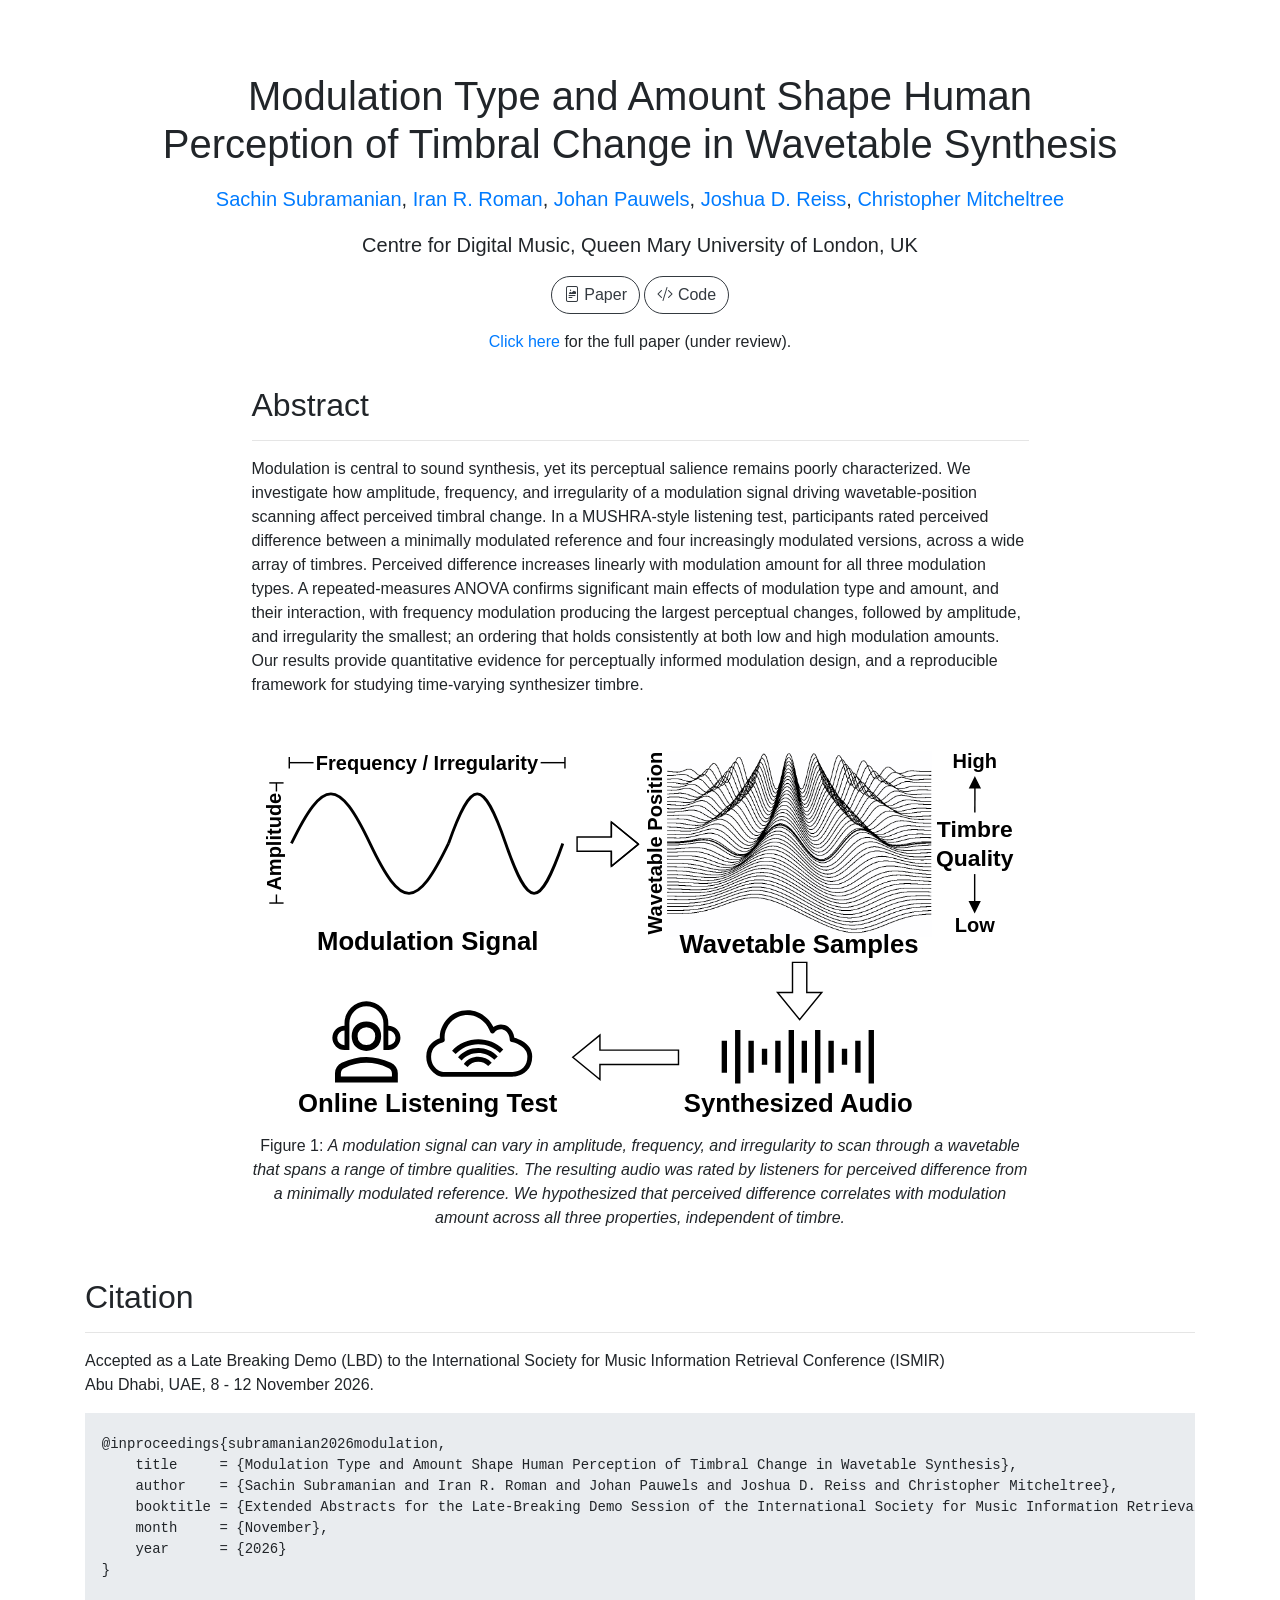
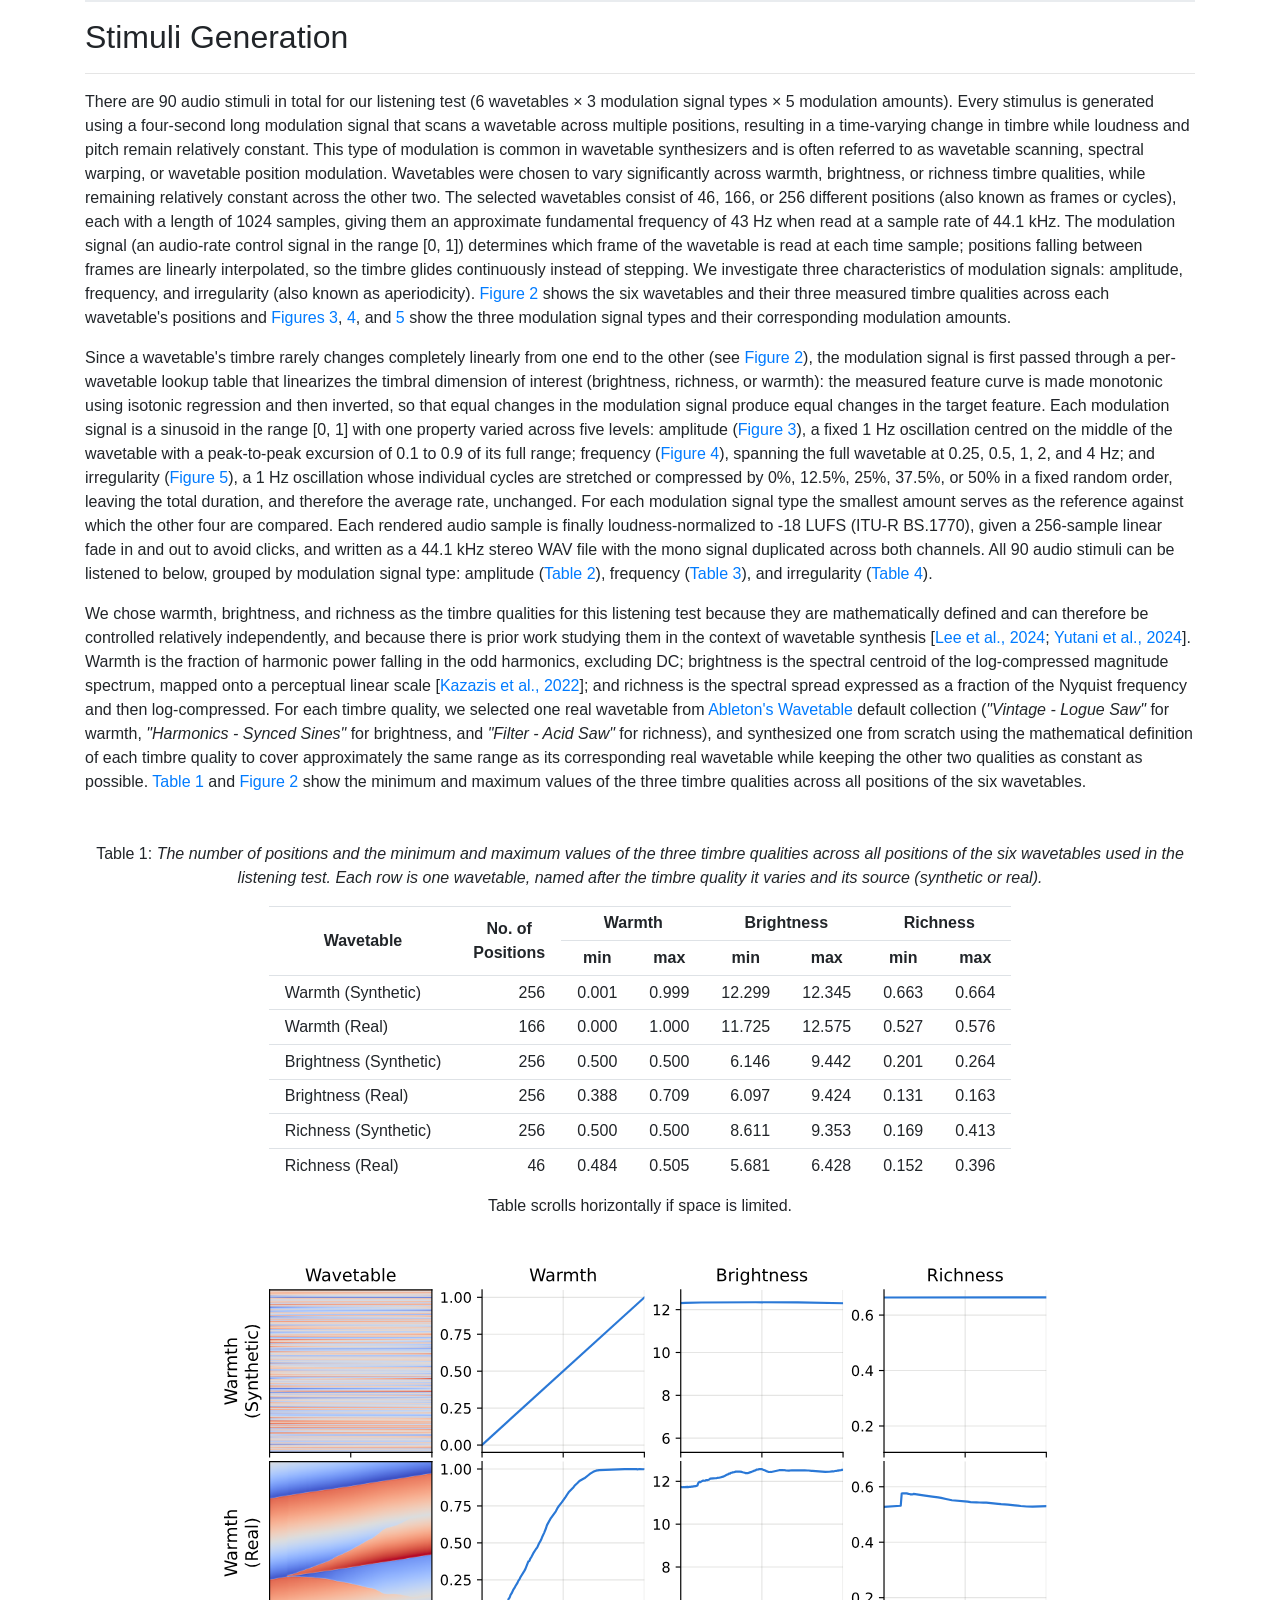
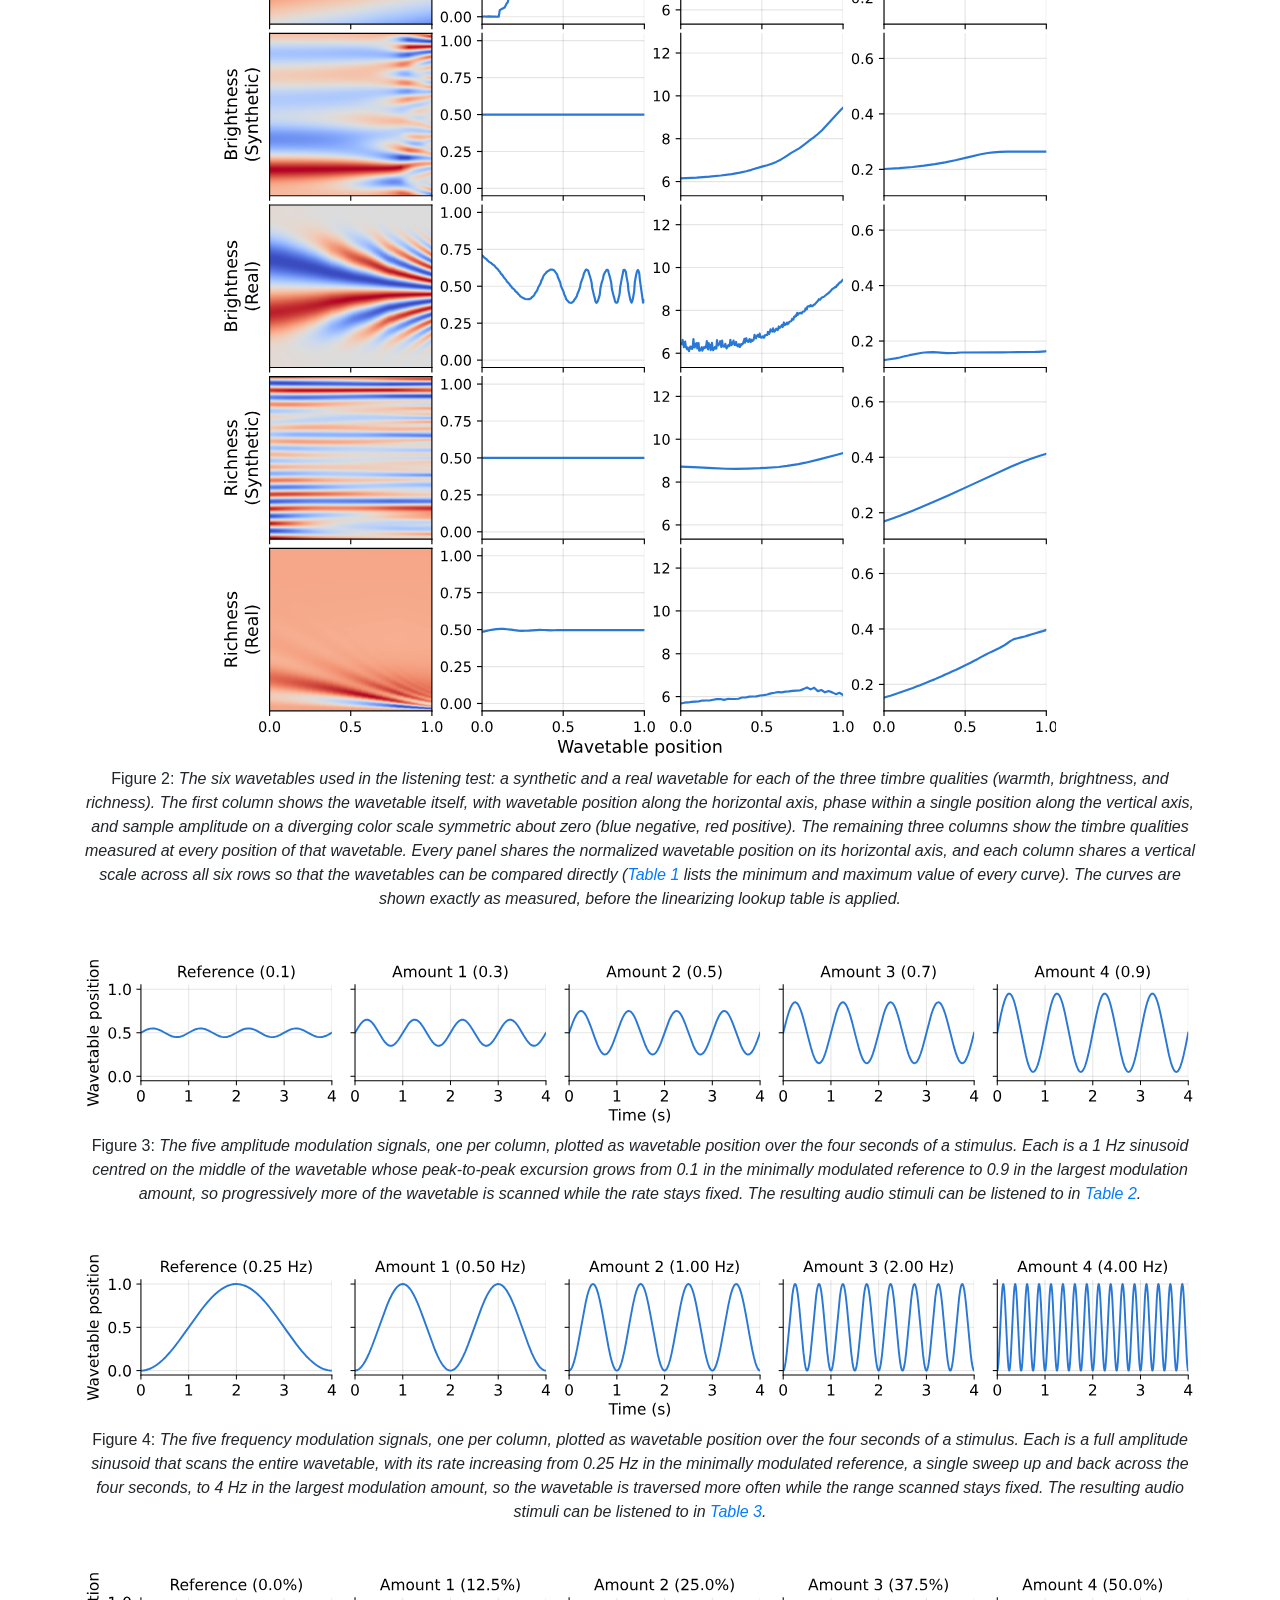
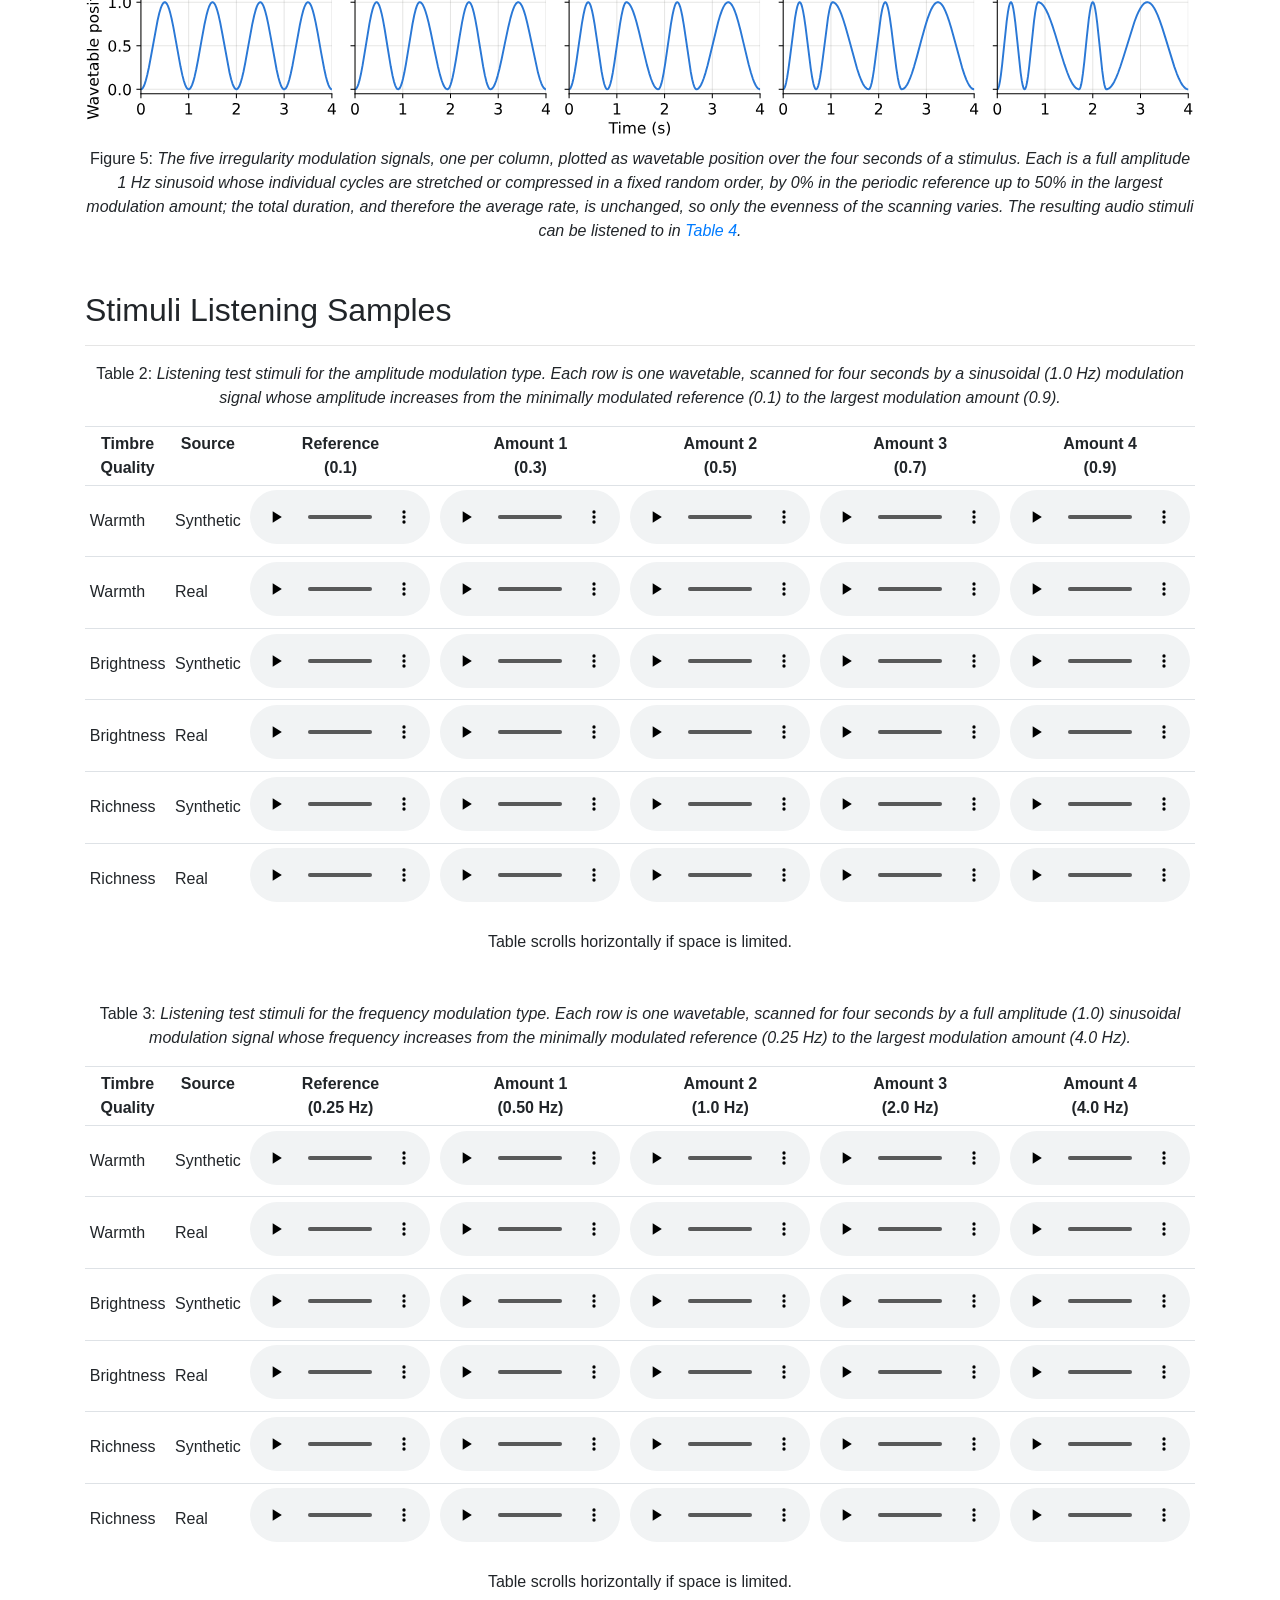
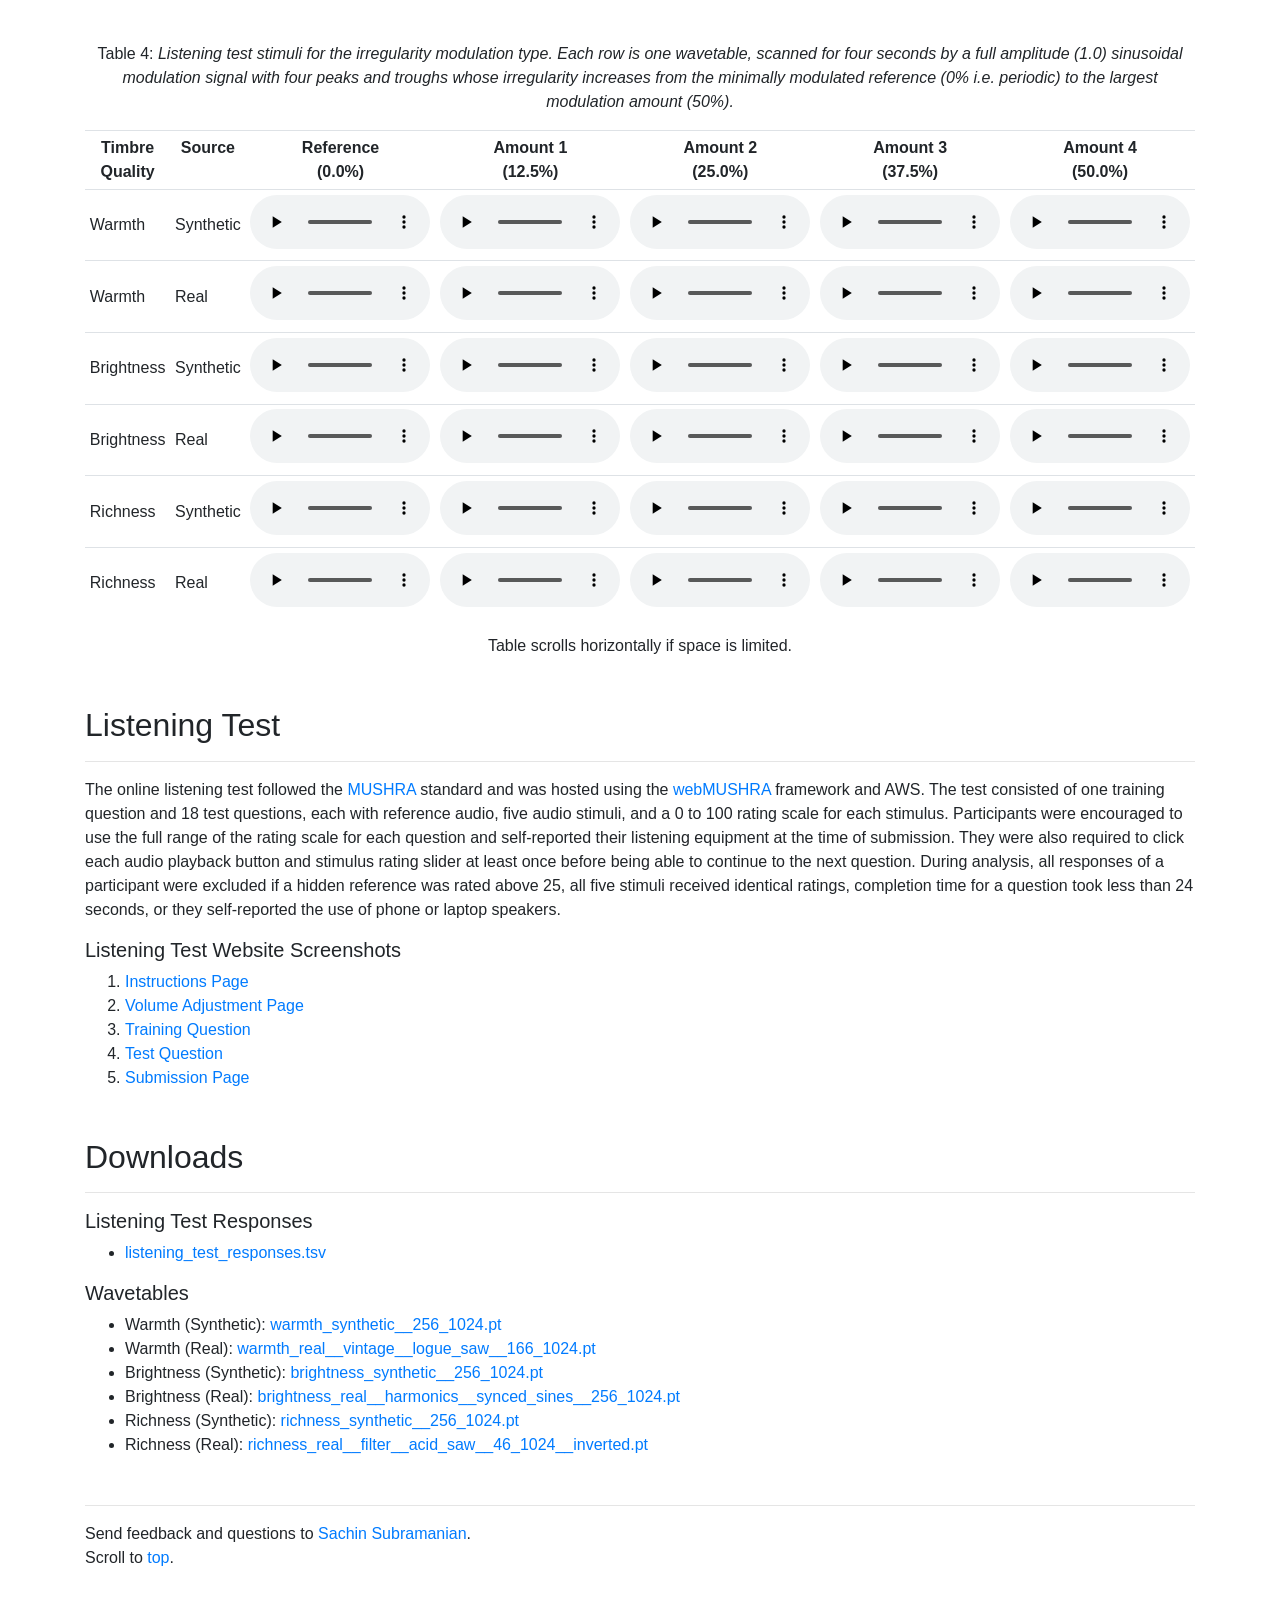
<file: docs/preliminary.html>
<!doctype html>
<html lang="en" class="h-100">

<head>
    <!-- Google tag (gtag.js) -->
<!--    <script async src="https://www.googletagmanager.com/gtag/js?id=G-0VHJP81PQT"></script>-->
<!--    <script>-->
<!--        window.dataLayer = window.dataLayer || [];-->
<!--        function gtag(){dataLayer.push(arguments);}-->
<!--        gtag('js', new Date());-->

<!--        gtag('config', 'G-0VHJP81PQT');-->
<!--    </script>-->
    
    <meta charset="utf-8">
    <meta name="viewport" content="width=device-width, initial-scale=1, shrink-to-fit=no">
    <meta name="description" content="">
    <meta name="author" content="Christopher Mitcheltree">
    <title>Modulation Type and Amount Shape Human Perception of Timbral Change in Wavetable Synthesis</title>

    <!-- Bootstrap core CSS -->
    <link rel="stylesheet" href="https://stackpath.bootstrapcdn.com/bootstrap/4.5.2/css/bootstrap.min.css"
          integrity="sha384-JcKb8q3iqJ61gNV9KGb8thSsNjpSL0n8PARn9HuZOnIxN0hoP+VmmDGMN5t9UJ0Z" crossorigin="anonymous">
    <meta name="theme-color" content="#563d7c">
    <link rel="stylesheet" href="styles.css">
    <link rel="stylesheet" href="https://cdn.jsdelivr.net/npm/bootstrap-icons@1.8.0/font/bootstrap-icons.css">
    <!-- Favicon: Modulation Signal -->
    <link rel="icon" type="image/svg+xml" href="data:image/svg+xml,<svg xmlns='http://www.w3.org/2000/svg' viewBox='0 0 100 100'><rect width='100' height='100' rx='22' fill='black'/><path d='M 12 50 C 22 20, 28 20, 38 50 C 48 80, 54 80, 64 50 C 72 25, 76 25, 84 50 C 88 65, 90 65, 94 50' fill='none' stroke='white' stroke-width='8' stroke-linecap='round'/></svg>">
</head>

<body>
<!-- Page Content -->
<div class="text-center">
    <div class="row">
        <div class="col-lg-12">
            <br>
            <h1 class="mt-5 mb-3">Modulation Type and Amount Shape Human<br>Perception of Timbral Change in Wavetable Synthesis</h1>
            <p class="lead">
                <a href="https://www.linkedin.com/in/sachin-subramanian-642742212/" target=”_blank”>Sachin Subramanian</a>,
                <a href="https://iranroman.github.io/" target=”_blank”>Iran R. Roman</a>,
                <a href="https://www.qmul.ac.uk/eecs/people/profiles/pauwelsjohan.html" target=”_blank”>Johan Pauwels</a>,
                <a href="https://joshreiss.github.io/" target=”_blank”>Joshua D. Reiss</a>,
                <a href="https://christhetr.ee/" target=”_blank”>Christopher Mitcheltree</a>
            </p>

            <p class="lead">Centre for Digital Music, Queen Mary University of London, UK</p>

            <div class="mb-3">
                <a class="btn btn-outline-dark" href="docs/subramanian2026human.pdf" target=”_blank” type="button">
                    <i class="bi bi-file-richtext"></i> Paper
                </a>
                <a class="btn btn-outline-dark" href="https://github.com/christhetree/mod_perception" target=”_blank” type="button">
                    <i class="bi bi-code-slash"></i> Code
                </a>
<!--                <a class="btn btn-outline-dark" href="https://docs.google.com/presentation/d/1mD4Fn_YGiU_bLcHtiPfMSPvQ0ztj-tRVm4hF3Kc78ZM/edit?usp=sharing" target=”_blank” type="button">-->
<!--                    <i class="bi bi-file-earmark-slides"></i> Slides-->
<!--                </a>-->
<!--                <a class="btn btn-outline-dark" href="docs/mitcheltree2026scrapl_poster.pdf" target=”_blank” type="button">-->
<!--                    <i class="bi bi-easel"></i> Poster-->
<!--                </a>-->
            </div>

            <p><a href="index.html" target=”_blank”>Click here</a> for the full paper (under review).</p>
        </div>
    </div>
</div>

<div class="container">
    <div class="section mt-3 mb-5">
        <div class="abstract">
            <h2>Abstract</h2>
            <hr>
            <p>
                Modulation is central to sound synthesis, yet its perceptual salience remains poorly characterized.
                We investigate how amplitude, frequency, and irregularity of a modulation signal driving wavetable-position scanning affect perceived timbral change.
                In a MUSHRA-style listening test, participants rated perceived difference between a minimally modulated reference and four increasingly modulated versions, across a wide array of timbres.
                Perceived difference increases linearly with modulation amount for all three modulation types.
                A repeated-measures ANOVA confirms significant main effects of modulation type and amount, and their interaction, with frequency modulation producing the largest perceptual changes, followed by amplitude, and irregularity the smallest; an ordering that holds consistently at both low and high modulation amounts.
                Our results provide quantitative evidence for perceptually informed modulation design, and a reproducible framework for studying time-varying synthesizer timbre.
            </p>
            <br>
            <img id="fig-visual-abstract" class="img-fluid w-100 mx-auto d-block" src="figs/visual_abstract.svg">
            <p class="text-center">Figure 1: <em>A modulation signal can vary in amplitude, frequency, and irregularity to scan through a wavetable that spans a range of timbre qualities. The resulting audio was rated by listeners for perceived difference from a minimally modulated reference. We hypothesized that perceived difference correlates with modulation amount across all three properties, independent of timbre.</em></p>
        </div>
    </div>

    <div class="section">
        <h2>Citation</h2>
        <hr>
        <p>Accepted as a Late Breaking Demo (LBD) to the International Society for Music Information Retrieval Conference (ISMIR)<br>Abu Dhabi, UAE, 8 - 12 November 2026.</p>
        <div style="background-color: #e9ecef;">
  <pre><code>
  @inproceedings{subramanian2026modulation,
      title     = {Modulation Type and Amount Shape Human Perception of Timbral Change in Wavetable Synthesis},
      author    = {Sachin Subramanian and Iran R. Roman and Johan Pauwels and Joshua D. Reiss and Christopher Mitcheltree},
      booktitle = {Extended Abstracts for the Late-Breaking Demo Session of the International Society for Music Information Retrieval Conference (ISMIR)},
      month     = {November},
      year      = {2026}
  }
  </code></pre>
        </div>
    </div>

    <div class="section">
        <h2 class="">Stimuli Generation</h2>
        <hr>
        <div class="section mb-5">
            <p>
                There are 90 audio stimuli in total for our listening test (6 wavetables × 3 modulation signal types × 5 modulation amounts).
                Every stimulus is generated using a four-second long modulation signal that scans a wavetable across multiple positions, resulting in a time-varying change in timbre while loudness and pitch remain relatively constant.
                This type of modulation is common in wavetable synthesizers and is often referred to as wavetable scanning, spectral warping, or wavetable position modulation.
                Wavetables were chosen to vary significantly across warmth, brightness, or richness timbre qualities, while remaining relatively constant across the other two.
                The selected wavetables consist of 46, 166, or 256 different positions (also known as frames or cycles), each with a length of 1024 samples, giving them an approximate fundamental frequency of 43 Hz when read at a sample rate of 44.1 kHz.
                The modulation signal (an audio-rate control signal in the range [0, 1]) determines which frame of the wavetable is read at each time sample; positions falling between frames are linearly interpolated, so the timbre glides continuously instead of stepping.
                We investigate three characteristics of modulation signals: amplitude, frequency, and irregularity (also known as aperiodicity).
                <a href="#fig-wavetables">Figure 2</a> shows the six wavetables and their three measured timbre qualities across each wavetable's positions and <a href="#fig-mod-sigs-amp">Figures 3</a>, <a href="#fig-mod-sigs-freq">4</a>, and <a href="#fig-mod-sigs-reg">5</a> show the three modulation signal types and their corresponding modulation amounts.
            </p>
            <p>
                Since a wavetable's timbre rarely changes completely linearly from one end to the other (see <a href="#fig-wavetables">Figure 2</a>), the modulation signal is first passed through a per-wavetable lookup table that linearizes the timbral dimension of interest (brightness, richness, or warmth): the measured feature curve is made monotonic using isotonic regression and then inverted, so that equal changes in the modulation signal produce equal changes in the target feature.
                Each modulation signal is a sinusoid in the range [0, 1] with one property varied across five levels: amplitude (<a href="#fig-mod-sigs-amp">Figure 3</a>), a fixed 1 Hz oscillation centred on the middle of the wavetable with a peak-to-peak excursion of 0.1 to 0.9 of its full range; frequency (<a href="#fig-mod-sigs-freq">Figure 4</a>), spanning the full wavetable at 0.25, 0.5, 1, 2, and 4 Hz; and irregularity (<a href="#fig-mod-sigs-reg">Figure 5</a>), a 1 Hz oscillation whose individual cycles are stretched or compressed by 0%, 12.5%, 25%, 37.5%, or 50% in a fixed random order, leaving the total duration, and therefore the average rate, unchanged.
                For each modulation signal type the smallest amount serves as the reference against which the other four are compared.
                Each rendered audio sample is finally loudness-normalized to -18 LUFS (ITU-R BS.1770), given a 256-sample linear fade in and out to avoid clicks, and written as a 44.1 kHz stereo WAV file with the mono signal duplicated across both channels.
                All 90 audio stimuli can be listened to below, grouped by modulation signal type: amplitude (<a href="#table-amp">Table 2</a>), frequency (<a href="#table-freq">Table 3</a>), and irregularity (<a href="#table-reg">Table 4</a>).
            </p>
            <p>
                We chose warmth, brightness, and richness as the timbre qualities for this listening test because they are mathematically defined and can therefore be controlled relatively independently, and because there is prior work studying them in the context of wavetable synthesis [<a href="https://doi.org/10.48550/arXiv.2407.19862" target=”_blank”>Lee et al., 2024</a>; <a href="https://doi.org/10.1109/APSIPAASC63619.2025.10848699" target=”_blank”>Yutani et al., 2024</a>].
                Warmth is the fraction of harmonic power falling in the odd harmonics, excluding DC; brightness is the spectral centroid of the log-compressed magnitude spectrum, mapped onto a perceptual linear scale [<a href="https://doi.org/10.3389/fpsyg.2022.835401" target=”_blank”>Kazazis et al., 2022</a>]; and richness is the spectral spread expressed as a fraction of the Nyquist frequency and then log-compressed.
                For each timbre quality, we selected one real wavetable from <a href="https://www.ableton.com/en/packs/wavetable/" target=”_blank”>Ableton's Wavetable</a> default collection (<em>"Vintage - Logue Saw"</em> for warmth, <em>"Harmonics - Synced Sines"</em> for brightness, and <em>"Filter - Acid Saw"</em> for richness), and synthesized one from scratch using the mathematical definition of each timbre quality to cover approximately the same range as its corresponding real wavetable while keeping the other two qualities as constant as possible.
                <a href="#table-feature-ranges">Table 1</a> and <a href="#fig-wavetables">Figure 2</a> show the minimum and maximum values of the three timbre qualities across all positions of the six wavetables.
            </p>
        </div>

        <p id="table-feature-ranges" style="text-align: center;">
            Table 1: <em>The number of positions and the minimum and maximum values of the three timbre qualities across all positions of the six wavetables used in the listening test. Each row is one wavetable, named after the timbre quality it varies and its source (synthetic or real).</em>
        </p>
        <div id="wavetable-table" class="table-wrapper-3" data-n="6">
            <table class="table table-sm text-center" style="vertical-align: middle;">
                <colgroup>
                    <col>
                    <col>
                    <col>
                    <col>
                    <col>
                    <col>
                    <col>
                    <col>
                </colgroup>
                <tr>
                    <th rowspan="2" style="vertical-align: middle;">Wavetable</th>
                    <th rowspan="2" style="vertical-align: middle;">No. of<br>Positions</th>
                    <th colspan="2">Warmth</th>
                    <th colspan="2">Brightness</th>
                    <th colspan="2">Richness</th>
                </tr>
                <tr>
                    <th>min</th>
                    <th>max</th>
                    <th>min</th>
                    <th>max</th>
                    <th>min</th>
                    <th>max</th>
                </tr>
                <tr>
                    <td>Warmth (Synthetic)</td>
                    <td>256</td>
                    <td>0.001</td>
                    <td>0.999</td>
                    <td>12.299</td>
                    <td>12.345</td>
                    <td>0.663</td>
                    <td>0.664</td>
                </tr>
                <tr>
                    <td>Warmth (Real)</td>
                    <td>166</td>
                    <td>0.000</td>
                    <td>1.000</td>
                    <td>11.725</td>
                    <td>12.575</td>
                    <td>0.527</td>
                    <td>0.576</td>
                </tr>
                <tr>
                    <td>Brightness (Synthetic)</td>
                    <td>256</td>
                    <td>0.500</td>
                    <td>0.500</td>
                    <td>6.146</td>
                    <td>9.442</td>
                    <td>0.201</td>
                    <td>0.264</td>
                </tr>
                <tr>
                    <td>Brightness (Real)</td>
                    <td>256</td>
                    <td>0.388</td>
                    <td>0.709</td>
                    <td>6.097</td>
                    <td>9.424</td>
                    <td>0.131</td>
                    <td>0.163</td>
                </tr>
                <tr>
                    <td>Richness (Synthetic)</td>
                    <td>256</td>
                    <td>0.500</td>
                    <td>0.500</td>
                    <td>8.611</td>
                    <td>9.353</td>
                    <td>0.169</td>
                    <td>0.413</td>
                </tr>
                <tr>
                    <td>Richness (Real)</td>
                    <td>46</td>
                    <td>0.484</td>
                    <td>0.505</td>
                    <td>5.681</td>
                    <td>6.428</td>
                    <td>0.152</td>
                    <td>0.396</td>
                </tr>
            </table>
            <div class="text-center">
                <p style="margin-top: 0.75rem; margin-bottom: 3.0rem;">Table scrolls horizontally if space is limited.</p>
            </div>
        </div>

        <img id="fig-wavetables" class="img-fluid w-75 mx-auto d-block" src="figs/wavetables.svg">
        <p class="text-center" style="margin-bottom: 3.0rem;">Figure 2:
            <em>
                The six wavetables used in the listening test: a synthetic and a real wavetable for each of the three timbre qualities (warmth, brightness, and richness).
                The first column shows the wavetable itself, with wavetable position along the horizontal axis, phase within a single position along the vertical axis, and sample amplitude on a diverging color scale symmetric about zero (blue negative, red positive).
                The remaining three columns show the timbre qualities measured at every position of that wavetable.
                Every panel shares the normalized wavetable position on its horizontal axis, and each column shares a vertical scale across all six rows so that the wavetables can be compared directly (<a href="#table-feature-ranges">Table 1</a> lists the minimum and maximum value of every curve).
                The curves are shown exactly as measured, before the linearizing lookup table is applied.
            </em>
        </p>

        <img id="fig-mod-sigs-amp" class="img-fluid w-100 mx-auto d-block" src="figs/mod_sigs__amp.svg">
        <p class="text-center" style="margin-bottom: 3.0rem;">Figure 3:
            <em>
                The five amplitude modulation signals, one per column, plotted as wavetable position over the four seconds of a stimulus. Each is a 1&nbsp;Hz sinusoid centred on the middle of the wavetable whose peak-to-peak excursion grows from 0.1 in the minimally modulated reference to 0.9 in the largest modulation amount, so progressively more of the wavetable is scanned while the rate stays fixed. The resulting audio stimuli can be listened to in <a href="#table-amp">Table 2</a>.
            </em>
        </p>

        <img id="fig-mod-sigs-freq" class="img-fluid w-100 mx-auto d-block" src="figs/mod_sigs__freq.svg">
        <p class="text-center" style="margin-bottom: 3.0rem;">Figure 4:
            <em>
                The five frequency modulation signals, one per column, plotted as wavetable position over the four seconds of a stimulus. Each is a full amplitude sinusoid that scans the entire wavetable, with its rate increasing from 0.25&nbsp;Hz in the minimally modulated reference, a single sweep up and back across the four seconds, to 4&nbsp;Hz in the largest modulation amount, so the wavetable is traversed more often while the range scanned stays fixed. The resulting audio stimuli can be listened to in <a href="#table-freq">Table 3</a>.
            </em>
        </p>

        <img id="fig-mod-sigs-reg" class="img-fluid w-100 mx-auto d-block" src="figs/mod_sigs__reg.svg">
        <p class="text-center" style="margin-bottom: 3.0rem;">Figure 5:
            <em>
                The five irregularity modulation signals, one per column, plotted as wavetable position over the four seconds of a stimulus. Each is a full amplitude 1&nbsp;Hz sinusoid whose individual cycles are stretched or compressed in a fixed random order, by 0% in the periodic reference up to 50% in the largest modulation amount; the total duration, and therefore the average rate, is unchanged, so only the evenness of the scanning varies. The resulting audio stimuli can be listened to in <a href="#table-reg">Table 4</a>.
            </em>
        </p>
    </div>

    <div class="section">
        <h2 class="">Stimuli Listening Samples</h2>
        <hr>

        <p id="table-amp" style="text-align: center;">
            Table 2: <em>Listening test stimuli for the amplitude modulation type. Each row is one wavetable, scanned for four seconds by a sinusoidal (1.0 Hz) modulation signal whose amplitude increases from the minimally modulated reference (0.1) to the largest modulation amount (0.9).</em>
        </p>
        <div id="amp-table" class="table-wrapper-3" data-n="6">
            <table class="table table-sm text-center" style="vertical-align: middle;">
                <colgroup>
                    <col>
                    <col>
                    <col>
                    <col>
                    <col>
                    <col>
                    <col>
                </colgroup>
                <tr>
                    <th>Timbre<br>Quality</th>
                    <th>Source</th>
                    <th class="audio-col">Reference<br>(0.1)</th>
                    <th class="audio-col">Amount 1<br>(0.3)</th>
                    <th class="audio-col">Amount 2<br>(0.5)</th>
                    <th class="audio-col">Amount 3<br>(0.7)</th>
                    <th class="audio-col">Amount 4<br>(0.9)</th>
                </tr>
                <tr>
                    <td>Warmth</td>
                    <td>Synthetic</td>
                    <td>
                        <audio controls="controls" class="player" preload="metadata">
                            <source src="audio/warmth_synthetic__256_1024__amp_1.00hz_0.10_-18lufs.wav" type="audio/wav">
                            Unsupported browser.
                        </audio>
                    </td>
                    <td>
                        <audio controls="controls" class="player" preload="metadata">
                            <source src="audio/warmth_synthetic__256_1024__amp_1.00hz_0.30_-18lufs.wav" type="audio/wav">
                            Unsupported browser.
                        </audio>
                    </td>
                    <td>
                        <audio controls="controls" class="player" preload="metadata">
                            <source src="audio/warmth_synthetic__256_1024__amp_1.00hz_0.50_-18lufs.wav" type="audio/wav">
                            Unsupported browser.
                        </audio>
                    </td>
                    <td>
                        <audio controls="controls" class="player" preload="metadata">
                            <source src="audio/warmth_synthetic__256_1024__amp_1.00hz_0.70_-18lufs.wav" type="audio/wav">
                            Unsupported browser.
                        </audio>
                    </td>
                    <td>
                        <audio controls="controls" class="player" preload="metadata">
                            <source src="audio/warmth_synthetic__256_1024__amp_1.00hz_0.90_-18lufs.wav" type="audio/wav">
                            Unsupported browser.
                        </audio>
                    </td>
                </tr>
                <tr>
                    <td>Warmth</td>
                    <td>Real</td>
                    <td>
                        <audio controls="controls" class="player" preload="metadata">
                            <source src="audio/warmth_real__vintage__logue_saw__166_1024__amp_1.00hz_0.10_-18lufs.wav" type="audio/wav">
                            Unsupported browser.
                        </audio>
                    </td>
                    <td>
                        <audio controls="controls" class="player" preload="metadata">
                            <source src="audio/warmth_real__vintage__logue_saw__166_1024__amp_1.00hz_0.30_-18lufs.wav" type="audio/wav">
                            Unsupported browser.
                        </audio>
                    </td>
                    <td>
                        <audio controls="controls" class="player" preload="metadata">
                            <source src="audio/warmth_real__vintage__logue_saw__166_1024__amp_1.00hz_0.50_-18lufs.wav" type="audio/wav">
                            Unsupported browser.
                        </audio>
                    </td>
                    <td>
                        <audio controls="controls" class="player" preload="metadata">
                            <source src="audio/warmth_real__vintage__logue_saw__166_1024__amp_1.00hz_0.70_-18lufs.wav" type="audio/wav">
                            Unsupported browser.
                        </audio>
                    </td>
                    <td>
                        <audio controls="controls" class="player" preload="metadata">
                            <source src="audio/warmth_real__vintage__logue_saw__166_1024__amp_1.00hz_0.90_-18lufs.wav" type="audio/wav">
                            Unsupported browser.
                        </audio>
                    </td>
                </tr>
                <tr>
                    <td>Brightness</td>
                    <td>Synthetic</td>
                    <td>
                        <audio controls="controls" class="player" preload="metadata">
                            <source src="audio/brightness_synthetic__256_1024__amp_1.00hz_0.10_-18lufs.wav" type="audio/wav">
                            Unsupported browser.
                        </audio>
                    </td>
                    <td>
                        <audio controls="controls" class="player" preload="metadata">
                            <source src="audio/brightness_synthetic__256_1024__amp_1.00hz_0.30_-18lufs.wav" type="audio/wav">
                            Unsupported browser.
                        </audio>
                    </td>
                    <td>
                        <audio controls="controls" class="player" preload="metadata">
                            <source src="audio/brightness_synthetic__256_1024__amp_1.00hz_0.50_-18lufs.wav" type="audio/wav">
                            Unsupported browser.
                        </audio>
                    </td>
                    <td>
                        <audio controls="controls" class="player" preload="metadata">
                            <source src="audio/brightness_synthetic__256_1024__amp_1.00hz_0.70_-18lufs.wav" type="audio/wav">
                            Unsupported browser.
                        </audio>
                    </td>
                    <td>
                        <audio controls="controls" class="player" preload="metadata">
                            <source src="audio/brightness_synthetic__256_1024__amp_1.00hz_0.90_-18lufs.wav" type="audio/wav">
                            Unsupported browser.
                        </audio>
                    </td>
                </tr>
                <tr>
                    <td>Brightness</td>
                    <td>Real</td>
                    <td>
                        <audio controls="controls" class="player" preload="metadata">
                            <source src="audio/brightness_real__harmonics__synced_sines__256_1024__amp_1.00hz_0.10_-18lufs.wav" type="audio/wav">
                            Unsupported browser.
                        </audio>
                    </td>
                    <td>
                        <audio controls="controls" class="player" preload="metadata">
                            <source src="audio/brightness_real__harmonics__synced_sines__256_1024__amp_1.00hz_0.30_-18lufs.wav" type="audio/wav">
                            Unsupported browser.
                        </audio>
                    </td>
                    <td>
                        <audio controls="controls" class="player" preload="metadata">
                            <source src="audio/brightness_real__harmonics__synced_sines__256_1024__amp_1.00hz_0.50_-18lufs.wav" type="audio/wav">
                            Unsupported browser.
                        </audio>
                    </td>
                    <td>
                        <audio controls="controls" class="player" preload="metadata">
                            <source src="audio/brightness_real__harmonics__synced_sines__256_1024__amp_1.00hz_0.70_-18lufs.wav" type="audio/wav">
                            Unsupported browser.
                        </audio>
                    </td>
                    <td>
                        <audio controls="controls" class="player" preload="metadata">
                            <source src="audio/brightness_real__harmonics__synced_sines__256_1024__amp_1.00hz_0.90_-18lufs.wav" type="audio/wav">
                            Unsupported browser.
                        </audio>
                    </td>
                </tr>
                <tr>
                    <td>Richness</td>
                    <td>Synthetic</td>
                    <td>
                        <audio controls="controls" class="player" preload="metadata">
                            <source src="audio/richness_synthetic__256_1024__amp_1.00hz_0.10_-18lufs.wav" type="audio/wav">
                            Unsupported browser.
                        </audio>
                    </td>
                    <td>
                        <audio controls="controls" class="player" preload="metadata">
                            <source src="audio/richness_synthetic__256_1024__amp_1.00hz_0.30_-18lufs.wav" type="audio/wav">
                            Unsupported browser.
                        </audio>
                    </td>
                    <td>
                        <audio controls="controls" class="player" preload="metadata">
                            <source src="audio/richness_synthetic__256_1024__amp_1.00hz_0.50_-18lufs.wav" type="audio/wav">
                            Unsupported browser.
                        </audio>
                    </td>
                    <td>
                        <audio controls="controls" class="player" preload="metadata">
                            <source src="audio/richness_synthetic__256_1024__amp_1.00hz_0.70_-18lufs.wav" type="audio/wav">
                            Unsupported browser.
                        </audio>
                    </td>
                    <td>
                        <audio controls="controls" class="player" preload="metadata">
                            <source src="audio/richness_synthetic__256_1024__amp_1.00hz_0.90_-18lufs.wav" type="audio/wav">
                            Unsupported browser.
                        </audio>
                    </td>
                </tr>
                <tr>
                    <td>Richness</td>
                    <td>Real</td>
                    <td>
                        <audio controls="controls" class="player" preload="metadata">
                            <source src="audio/richness_real__filter__acid_saw__46_1024__inverted__amp_1.00hz_0.10_-18lufs.wav" type="audio/wav">
                            Unsupported browser.
                        </audio>
                    </td>
                    <td>
                        <audio controls="controls" class="player" preload="metadata">
                            <source src="audio/richness_real__filter__acid_saw__46_1024__inverted__amp_1.00hz_0.30_-18lufs.wav" type="audio/wav">
                            Unsupported browser.
                        </audio>
                    </td>
                    <td>
                        <audio controls="controls" class="player" preload="metadata">
                            <source src="audio/richness_real__filter__acid_saw__46_1024__inverted__amp_1.00hz_0.50_-18lufs.wav" type="audio/wav">
                            Unsupported browser.
                        </audio>
                    </td>
                    <td>
                        <audio controls="controls" class="player" preload="metadata">
                            <source src="audio/richness_real__filter__acid_saw__46_1024__inverted__amp_1.00hz_0.70_-18lufs.wav" type="audio/wav">
                            Unsupported browser.
                        </audio>
                    </td>
                    <td>
                        <audio controls="controls" class="player" preload="metadata">
                            <source src="audio/richness_real__filter__acid_saw__46_1024__inverted__amp_1.00hz_0.90_-18lufs.wav" type="audio/wav">
                            Unsupported browser.
                        </audio>
                    </td>
                </tr>
            </table>
            <div class="text-center">
                <p style="margin-bottom: 3.0rem;">Table scrolls horizontally if space is limited.</p>
            </div>
        </div>

        <p id="table-freq" style="text-align: center;">
            Table 3: <em>Listening test stimuli for the frequency modulation type. Each row is one wavetable, scanned for four seconds by a full amplitude (1.0) sinusoidal modulation signal whose frequency increases from the minimally modulated reference (0.25&nbsp;Hz) to the largest modulation amount (4.0&nbsp;Hz).</em>
        </p>
        <div id="freq-table" class="table-wrapper-3" data-n="6">
            <table class="table table-sm text-center" style="vertical-align: middle;">
                <colgroup>
                    <col>
                    <col>
                    <col>
                    <col>
                    <col>
                    <col>
                    <col>
                </colgroup>
                <tr>
                    <th>Timbre<br>Quality</th>
                    <th>Source</th>
                    <th class="audio-col">Reference<br>(0.25 Hz)</th>
                    <th class="audio-col">Amount 1<br>(0.50 Hz)</th>
                    <th class="audio-col">Amount 2<br>(1.0 Hz)</th>
                    <th class="audio-col">Amount 3<br>(2.0 Hz)</th>
                    <th class="audio-col">Amount 4<br>(4.0 Hz)</th>
                </tr>
                <tr>
                    <td>Warmth</td>
                    <td>Synthetic</td>
                    <td>
                        <audio controls="controls" class="player" preload="metadata">
                            <source src="audio/warmth_synthetic__256_1024__freq_0.25hz_-18lufs.wav" type="audio/wav">
                            Unsupported browser.
                        </audio>
                    </td>
                    <td>
                        <audio controls="controls" class="player" preload="metadata">
                            <source src="audio/warmth_synthetic__256_1024__freq_0.50hz_-18lufs.wav" type="audio/wav">
                            Unsupported browser.
                        </audio>
                    </td>
                    <td>
                        <audio controls="controls" class="player" preload="metadata">
                            <source src="audio/warmth_synthetic__256_1024__freq_1.00hz_-18lufs.wav" type="audio/wav">
                            Unsupported browser.
                        </audio>
                    </td>
                    <td>
                        <audio controls="controls" class="player" preload="metadata">
                            <source src="audio/warmth_synthetic__256_1024__freq_2.00hz_-18lufs.wav" type="audio/wav">
                            Unsupported browser.
                        </audio>
                    </td>
                    <td>
                        <audio controls="controls" class="player" preload="metadata">
                            <source src="audio/warmth_synthetic__256_1024__freq_4.00hz_-18lufs.wav" type="audio/wav">
                            Unsupported browser.
                        </audio>
                    </td>
                </tr>
                <tr>
                    <td>Warmth</td>
                    <td>Real</td>
                    <td>
                        <audio controls="controls" class="player" preload="metadata">
                            <source src="audio/warmth_real__vintage__logue_saw__166_1024__freq_0.25hz_-18lufs.wav" type="audio/wav">
                            Unsupported browser.
                        </audio>
                    </td>
                    <td>
                        <audio controls="controls" class="player" preload="metadata">
                            <source src="audio/warmth_real__vintage__logue_saw__166_1024__freq_0.50hz_-18lufs.wav" type="audio/wav">
                            Unsupported browser.
                        </audio>
                    </td>
                    <td>
                        <audio controls="controls" class="player" preload="metadata">
                            <source src="audio/warmth_real__vintage__logue_saw__166_1024__freq_1.00hz_-18lufs.wav" type="audio/wav">
                            Unsupported browser.
                        </audio>
                    </td>
                    <td>
                        <audio controls="controls" class="player" preload="metadata">
                            <source src="audio/warmth_real__vintage__logue_saw__166_1024__freq_2.00hz_-18lufs.wav" type="audio/wav">
                            Unsupported browser.
                        </audio>
                    </td>
                    <td>
                        <audio controls="controls" class="player" preload="metadata">
                            <source src="audio/warmth_real__vintage__logue_saw__166_1024__freq_4.00hz_-18lufs.wav" type="audio/wav">
                            Unsupported browser.
                        </audio>
                    </td>
                </tr>
                <tr>
                    <td>Brightness</td>
                    <td>Synthetic</td>
                    <td>
                        <audio controls="controls" class="player" preload="metadata">
                            <source src="audio/brightness_synthetic__256_1024__freq_0.25hz_-18lufs.wav" type="audio/wav">
                            Unsupported browser.
                        </audio>
                    </td>
                    <td>
                        <audio controls="controls" class="player" preload="metadata">
                            <source src="audio/brightness_synthetic__256_1024__freq_0.50hz_-18lufs.wav" type="audio/wav">
                            Unsupported browser.
                        </audio>
                    </td>
                    <td>
                        <audio controls="controls" class="player" preload="metadata">
                            <source src="audio/brightness_synthetic__256_1024__freq_1.00hz_-18lufs.wav" type="audio/wav">
                            Unsupported browser.
                        </audio>
                    </td>
                    <td>
                        <audio controls="controls" class="player" preload="metadata">
                            <source src="audio/brightness_synthetic__256_1024__freq_2.00hz_-18lufs.wav" type="audio/wav">
                            Unsupported browser.
                        </audio>
                    </td>
                    <td>
                        <audio controls="controls" class="player" preload="metadata">
                            <source src="audio/brightness_synthetic__256_1024__freq_4.00hz_-18lufs.wav" type="audio/wav">
                            Unsupported browser.
                        </audio>
                    </td>
                </tr>
                <tr>
                    <td>Brightness</td>
                    <td>Real</td>
                    <td>
                        <audio controls="controls" class="player" preload="metadata">
                            <source src="audio/brightness_real__harmonics__synced_sines__256_1024__freq_0.25hz_-18lufs.wav" type="audio/wav">
                            Unsupported browser.
                        </audio>
                    </td>
                    <td>
                        <audio controls="controls" class="player" preload="metadata">
                            <source src="audio/brightness_real__harmonics__synced_sines__256_1024__freq_0.50hz_-18lufs.wav" type="audio/wav">
                            Unsupported browser.
                        </audio>
                    </td>
                    <td>
                        <audio controls="controls" class="player" preload="metadata">
                            <source src="audio/brightness_real__harmonics__synced_sines__256_1024__freq_1.00hz_-18lufs.wav" type="audio/wav">
                            Unsupported browser.
                        </audio>
                    </td>
                    <td>
                        <audio controls="controls" class="player" preload="metadata">
                            <source src="audio/brightness_real__harmonics__synced_sines__256_1024__freq_2.00hz_-18lufs.wav" type="audio/wav">
                            Unsupported browser.
                        </audio>
                    </td>
                    <td>
                        <audio controls="controls" class="player" preload="metadata">
                            <source src="audio/brightness_real__harmonics__synced_sines__256_1024__freq_4.00hz_-18lufs.wav" type="audio/wav">
                            Unsupported browser.
                        </audio>
                    </td>
                </tr>
                <tr>
                    <td>Richness</td>
                    <td>Synthetic</td>
                    <td>
                        <audio controls="controls" class="player" preload="metadata">
                            <source src="audio/richness_synthetic__256_1024__freq_0.25hz_-18lufs.wav" type="audio/wav">
                            Unsupported browser.
                        </audio>
                    </td>
                    <td>
                        <audio controls="controls" class="player" preload="metadata">
                            <source src="audio/richness_synthetic__256_1024__freq_0.50hz_-18lufs.wav" type="audio/wav">
                            Unsupported browser.
                        </audio>
                    </td>
                    <td>
                        <audio controls="controls" class="player" preload="metadata">
                            <source src="audio/richness_synthetic__256_1024__freq_1.00hz_-18lufs.wav" type="audio/wav">
                            Unsupported browser.
                        </audio>
                    </td>
                    <td>
                        <audio controls="controls" class="player" preload="metadata">
                            <source src="audio/richness_synthetic__256_1024__freq_2.00hz_-18lufs.wav" type="audio/wav">
                            Unsupported browser.
                        </audio>
                    </td>
                    <td>
                        <audio controls="controls" class="player" preload="metadata">
                            <source src="audio/richness_synthetic__256_1024__freq_4.00hz_-18lufs.wav" type="audio/wav">
                            Unsupported browser.
                        </audio>
                    </td>
                </tr>
                <tr>
                    <td>Richness</td>
                    <td>Real</td>
                    <td>
                        <audio controls="controls" class="player" preload="metadata">
                            <source src="audio/richness_real__filter__acid_saw__46_1024__inverted__freq_0.25hz_-18lufs.wav" type="audio/wav">
                            Unsupported browser.
                        </audio>
                    </td>
                    <td>
                        <audio controls="controls" class="player" preload="metadata">
                            <source src="audio/richness_real__filter__acid_saw__46_1024__inverted__freq_0.50hz_-18lufs.wav" type="audio/wav">
                            Unsupported browser.
                        </audio>
                    </td>
                    <td>
                        <audio controls="controls" class="player" preload="metadata">
                            <source src="audio/richness_real__filter__acid_saw__46_1024__inverted__freq_1.00hz_-18lufs.wav" type="audio/wav">
                            Unsupported browser.
                        </audio>
                    </td>
                    <td>
                        <audio controls="controls" class="player" preload="metadata">
                            <source src="audio/richness_real__filter__acid_saw__46_1024__inverted__freq_2.00hz_-18lufs.wav" type="audio/wav">
                            Unsupported browser.
                        </audio>
                    </td>
                    <td>
                        <audio controls="controls" class="player" preload="metadata">
                            <source src="audio/richness_real__filter__acid_saw__46_1024__inverted__freq_4.00hz_-18lufs.wav" type="audio/wav">
                            Unsupported browser.
                        </audio>
                    </td>
                </tr>
            </table>
            <div class="text-center">
                <p style="margin-bottom: 3.0rem;">Table scrolls horizontally if space is limited.</p>
            </div>
        </div>

        <p id="table-reg" style="text-align: center;">
            Table 4: <em>Listening test stimuli for the irregularity modulation type. Each row is one wavetable, scanned for four seconds by a full amplitude (1.0) sinusoidal modulation signal with four peaks and troughs whose irregularity increases from the minimally modulated reference (0% i.e. periodic) to the largest modulation amount (50%).</em>
        </p>
        <div id="reg-table" class="table-wrapper-3" data-n="6">
            <table class="table table-sm text-center" style="vertical-align: middle;">
                <colgroup>
                    <col>
                    <col>
                    <col>
                    <col>
                    <col>
                    <col>
                    <col>
                </colgroup>
                <tr>
                    <th>Timbre<br>Quality</th>
                    <th>Source</th>
                    <th class="audio-col">Reference<br>(0.0%)</th>
                    <th class="audio-col">Amount 1<br>(12.5%)</th>
                    <th class="audio-col">Amount 2<br>(25.0%)</th>
                    <th class="audio-col">Amount 3<br>(37.5%)</th>
                    <th class="audio-col">Amount 4<br>(50.0%)</th>
                </tr>
                <tr>
                    <td>Warmth</td>
                    <td>Synthetic</td>
                    <td>
                        <audio controls="controls" class="player" preload="metadata">
                            <source src="audio/warmth_synthetic__256_1024__reg_1.00hz_0.000_-18lufs.wav" type="audio/wav">
                            Unsupported browser.
                        </audio>
                    </td>
                    <td>
                        <audio controls="controls" class="player" preload="metadata">
                            <source src="audio/warmth_synthetic__256_1024__reg_1.00hz_0.125_-18lufs.wav" type="audio/wav">
                            Unsupported browser.
                        </audio>
                    </td>
                    <td>
                        <audio controls="controls" class="player" preload="metadata">
                            <source src="audio/warmth_synthetic__256_1024__reg_1.00hz_0.250_-18lufs.wav" type="audio/wav">
                            Unsupported browser.
                        </audio>
                    </td>
                    <td>
                        <audio controls="controls" class="player" preload="metadata">
                            <source src="audio/warmth_synthetic__256_1024__reg_1.00hz_0.375_-18lufs.wav" type="audio/wav">
                            Unsupported browser.
                        </audio>
                    </td>
                    <td>
                        <audio controls="controls" class="player" preload="metadata">
                            <source src="audio/warmth_synthetic__256_1024__reg_1.00hz_0.500_-18lufs.wav" type="audio/wav">
                            Unsupported browser.
                        </audio>
                    </td>
                </tr>
                <tr>
                    <td>Warmth</td>
                    <td>Real</td>
                    <td>
                        <audio controls="controls" class="player" preload="metadata">
                            <source src="audio/warmth_real__vintage__logue_saw__166_1024__reg_1.00hz_0.000_-18lufs.wav" type="audio/wav">
                            Unsupported browser.
                        </audio>
                    </td>
                    <td>
                        <audio controls="controls" class="player" preload="metadata">
                            <source src="audio/warmth_real__vintage__logue_saw__166_1024__reg_1.00hz_0.125_-18lufs.wav" type="audio/wav">
                            Unsupported browser.
                        </audio>
                    </td>
                    <td>
                        <audio controls="controls" class="player" preload="metadata">
                            <source src="audio/warmth_real__vintage__logue_saw__166_1024__reg_1.00hz_0.250_-18lufs.wav" type="audio/wav">
                            Unsupported browser.
                        </audio>
                    </td>
                    <td>
                        <audio controls="controls" class="player" preload="metadata">
                            <source src="audio/warmth_real__vintage__logue_saw__166_1024__reg_1.00hz_0.375_-18lufs.wav" type="audio/wav">
                            Unsupported browser.
                        </audio>
                    </td>
                    <td>
                        <audio controls="controls" class="player" preload="metadata">
                            <source src="audio/warmth_real__vintage__logue_saw__166_1024__reg_1.00hz_0.500_-18lufs.wav" type="audio/wav">
                            Unsupported browser.
                        </audio>
                    </td>
                </tr>
                <tr>
                    <td>Brightness</td>
                    <td>Synthetic</td>
                    <td>
                        <audio controls="controls" class="player" preload="metadata">
                            <source src="audio/brightness_synthetic__256_1024__reg_1.00hz_0.000_-18lufs.wav" type="audio/wav">
                            Unsupported browser.
                        </audio>
                    </td>
                    <td>
                        <audio controls="controls" class="player" preload="metadata">
                            <source src="audio/brightness_synthetic__256_1024__reg_1.00hz_0.125_-18lufs.wav" type="audio/wav">
                            Unsupported browser.
                        </audio>
                    </td>
                    <td>
                        <audio controls="controls" class="player" preload="metadata">
                            <source src="audio/brightness_synthetic__256_1024__reg_1.00hz_0.250_-18lufs.wav" type="audio/wav">
                            Unsupported browser.
                        </audio>
                    </td>
                    <td>
                        <audio controls="controls" class="player" preload="metadata">
                            <source src="audio/brightness_synthetic__256_1024__reg_1.00hz_0.375_-18lufs.wav" type="audio/wav">
                            Unsupported browser.
                        </audio>
                    </td>
                    <td>
                        <audio controls="controls" class="player" preload="metadata">
                            <source src="audio/brightness_synthetic__256_1024__reg_1.00hz_0.500_-18lufs.wav" type="audio/wav">
                            Unsupported browser.
                        </audio>
                    </td>
                </tr>
                <tr>
                    <td>Brightness</td>
                    <td>Real</td>
                    <td>
                        <audio controls="controls" class="player" preload="metadata">
                            <source src="audio/brightness_real__harmonics__synced_sines__256_1024__reg_1.00hz_0.000_-18lufs.wav" type="audio/wav">
                            Unsupported browser.
                        </audio>
                    </td>
                    <td>
                        <audio controls="controls" class="player" preload="metadata">
                            <source src="audio/brightness_real__harmonics__synced_sines__256_1024__reg_1.00hz_0.125_-18lufs.wav" type="audio/wav">
                            Unsupported browser.
                        </audio>
                    </td>
                    <td>
                        <audio controls="controls" class="player" preload="metadata">
                            <source src="audio/brightness_real__harmonics__synced_sines__256_1024__reg_1.00hz_0.250_-18lufs.wav" type="audio/wav">
                            Unsupported browser.
                        </audio>
                    </td>
                    <td>
                        <audio controls="controls" class="player" preload="metadata">
                            <source src="audio/brightness_real__harmonics__synced_sines__256_1024__reg_1.00hz_0.375_-18lufs.wav" type="audio/wav">
                            Unsupported browser.
                        </audio>
                    </td>
                    <td>
                        <audio controls="controls" class="player" preload="metadata">
                            <source src="audio/brightness_real__harmonics__synced_sines__256_1024__reg_1.00hz_0.500_-18lufs.wav" type="audio/wav">
                            Unsupported browser.
                        </audio>
                    </td>
                </tr>
                <tr>
                    <td>Richness</td>
                    <td>Synthetic</td>
                    <td>
                        <audio controls="controls" class="player" preload="metadata">
                            <source src="audio/richness_synthetic__256_1024__reg_1.00hz_0.000_-18lufs.wav" type="audio/wav">
                            Unsupported browser.
                        </audio>
                    </td>
                    <td>
                        <audio controls="controls" class="player" preload="metadata">
                            <source src="audio/richness_synthetic__256_1024__reg_1.00hz_0.125_-18lufs.wav" type="audio/wav">
                            Unsupported browser.
                        </audio>
                    </td>
                    <td>
                        <audio controls="controls" class="player" preload="metadata">
                            <source src="audio/richness_synthetic__256_1024__reg_1.00hz_0.250_-18lufs.wav" type="audio/wav">
                            Unsupported browser.
                        </audio>
                    </td>
                    <td>
                        <audio controls="controls" class="player" preload="metadata">
                            <source src="audio/richness_synthetic__256_1024__reg_1.00hz_0.375_-18lufs.wav" type="audio/wav">
                            Unsupported browser.
                        </audio>
                    </td>
                    <td>
                        <audio controls="controls" class="player" preload="metadata">
                            <source src="audio/richness_synthetic__256_1024__reg_1.00hz_0.500_-18lufs.wav" type="audio/wav">
                            Unsupported browser.
                        </audio>
                    </td>
                </tr>
                <tr>
                    <td>Richness</td>
                    <td>Real</td>
                    <td>
                        <audio controls="controls" class="player" preload="metadata">
                            <source src="audio/richness_real__filter__acid_saw__46_1024__inverted__reg_1.00hz_0.000_-18lufs.wav" type="audio/wav">
                            Unsupported browser.
                        </audio>
                    </td>
                    <td>
                        <audio controls="controls" class="player" preload="metadata">
                            <source src="audio/richness_real__filter__acid_saw__46_1024__inverted__reg_1.00hz_0.125_-18lufs.wav" type="audio/wav">
                            Unsupported browser.
                        </audio>
                    </td>
                    <td>
                        <audio controls="controls" class="player" preload="metadata">
                            <source src="audio/richness_real__filter__acid_saw__46_1024__inverted__reg_1.00hz_0.250_-18lufs.wav" type="audio/wav">
                            Unsupported browser.
                        </audio>
                    </td>
                    <td>
                        <audio controls="controls" class="player" preload="metadata">
                            <source src="audio/richness_real__filter__acid_saw__46_1024__inverted__reg_1.00hz_0.375_-18lufs.wav" type="audio/wav">
                            Unsupported browser.
                        </audio>
                    </td>
                    <td>
                        <audio controls="controls" class="player" preload="metadata">
                            <source src="audio/richness_real__filter__acid_saw__46_1024__inverted__reg_1.00hz_0.500_-18lufs.wav" type="audio/wav">
                            Unsupported browser.
                        </audio>
                    </td>
                </tr>
            </table>
            <div class="text-center">
                <p style="margin-bottom: 3.0rem;">Table scrolls horizontally if space is limited.</p>
            </div>
        </div>
    </div>

    <div class="section mb-5">
        <h2 class="">Listening Test</h2>
        <hr>
        <p>
            The online listening test followed the <a href="https://www.itu.int/rec/R-REC-BS.1116/en" target="_blank">MUSHRA</a> standard and was hosted using the <a href="https://www.audiolabs-erlangen.de/resources/webMUSHRA" target="_blank">webMUSHRA</a> framework and AWS.
            The test consisted of one training question and 18 test questions, each with reference audio, five audio stimuli, and a 0 to 100 rating scale for each stimulus.
            Participants were encouraged to use the full range of the rating scale for each question and self-reported their listening equipment at the time of submission.
            They were also required to click each audio playback button and stimulus rating slider at least once before being able to continue to the next question.
            During analysis, all responses of a participant were excluded if a hidden reference was rated above 25, all five stimuli received identical ratings, completion time for a question took less than 24 seconds, or they self-reported the use of phone or laptop speakers.
        </p>
        <h5>Listening Test Website Screenshots</h5>
        <ol>
            <li>
                <a href="listening_test/1_landing_page.png" target="_blank">Instructions Page</a>
            </li>
            <li>
                <a href="listening_test/2_volume_adjustment.png" target="_blank">Volume Adjustment Page</a>
            </li>
            <li>
                <a href="listening_test/3_training.png" target="_blank">Training Question</a>
            </li>
            <li>
                <a href="listening_test/4_question.png" target="_blank">Test Question</a>
            </li>
            <li>
                <a href="listening_test/5_submission_page.png" target="_blank">Submission Page</a>
            </li>
        </ol>
    </div>

    <div class="section mb-5">
        <h2 class="">Downloads</h2>
        <hr>
        <h5>Listening Test Responses</h5>
        <ul>
            <li>
                <a href="listening_test/listening_test_responses.tsv" download>listening_test_responses.tsv</a>
            </li>
        </ul>
        <h5>Wavetables</h5>
        <ul>
            <li>
                Warmth (Synthetic): <a href="wavetables/warmth_synthetic__256_1024.pt" download>warmth_synthetic__256_1024.pt</a>
            </li>
            <li>
                Warmth (Real): <a href="wavetables/warmth_real__vintage__logue_saw__166_1024.pt" download>warmth_real__vintage__logue_saw__166_1024.pt</a>
            </li>
            <li>
                Brightness (Synthetic): <a href="wavetables/brightness_synthetic__256_1024.pt" download>brightness_synthetic__256_1024.pt</a>
            </li>
            <li>
                Brightness (Real): <a href="wavetables/brightness_real__harmonics__synced_sines__256_1024.pt" download>brightness_real__harmonics__synced_sines__256_1024.pt</a>
            </li>
            <li>
                Richness (Synthetic): <a href="wavetables/richness_synthetic__256_1024.pt" download>richness_synthetic__256_1024.pt</a>
            </li>
            <li>
                Richness (Real): <a href="wavetables/richness_real__filter__acid_saw__46_1024__inverted.pt" download>richness_real__filter__acid_saw__46_1024__inverted.pt</a>
            </li>
        </ul>
    </div>

    <hr>
    <footer>
        <p>
            Send feedback and questions to <a href="https://www.linkedin.com/in/sachin-subramanian-642742212/" target=”_blank”>Sachin Subramanian</a>.
            <br>Scroll to <a href="#">top</a>.
        </p>
        <p><br></p>
    </footer>
</div>

<!-- Bootstrap core JavaScript -->
<script src="https://code.jquery.com/jquery-3.5.1.slim.min.js"
        integrity="sha384-DfXdz2htPH0lsSSs5nCTpuj/zy4C+OGpamoFVy38MVBnE+IbbVYUew+OrCXaRkfj"
        crossorigin="anonymous"></script>
<script src="https://cdn.jsdelivr.net/npm/popper.js@1.16.0/dist/umd/popper.min.js"
        integrity="sha384-Q6E9RHvbIyZFJoft+2mJbHaEWldlvI9IOYy5n3zV9zzTtmI3UksdQRVvoxMfooAo"
        crossorigin="anonymous"></script>
<script src="https://stackpath.bootstrapcdn.com/bootstrap/4.5.0/js/bootstrap.min.js"
        integrity="sha384-OgVRvuATP1z7JjHLkuOU7Xw704+h835Lr+6QL9UvYjZE3Ipu6Tp75j7Bh/kR0JKI"
        crossorigin="anonymous"></script>
</body>

</html>
</file>
<file: docs/styles.css>
.player {
    width: 100%;
}

.passage {
    width: 100px;
    font-weight: 600;
}

.params {
    font-weight: 400;
    margin: 0;
}

/*.table {*/
/*    table-layout: fixed;*/
/*    vertical-align: middle;*/
/*}*/

.table {
    display: block;
    vertical-align: middle;
    width: 100%;
    overflow-x: auto;
    white-space: nowrap;
}

.table td {
    vertical-align: middle !important;
}

.audio-col {
    min-width: 120px;
    width: 280px;
}

.row-grey {
    background-color: #eeeeee;
}

.iframe-container {
  position: relative;
  overflow: hidden;
  width: 100%;
  padding-top: 56.25%; /* 16:9 Aspect Ratio (divide 9 by 16 = 0.5625) */
}

/* Then style the iframe to fit in the container div with full height and width */
.responsive-iframe {
  position: absolute;
  top: 0;
  left: 0;
  bottom: 0;
  right: 0;
  width: 100%;
  height: 100%;
}

.abstract {
    margin: 0;
    max-width: 70%;
    margin: 0 auto !important; 
	float: none !important; 
}

.target {
    color: rgb(126, 126, 126);
    font-weight: 600;
}

.others {
    color: rgb(67,74,101);
    font-weight: 600;
}

.tcn {
    color: rgb(227, 126, 35);
    font-weight: 600;
}

.ours {
    color: rgb(89, 146, 54);
    font-weight: 600;
}

.detail {
    font-size: small;
    font-weight: 500;
}

.btn {
    border-radius: 20px;
}

/* Table 1: shrink to content and center on the page; left align text columns in all tables */
#wavetable-table {
    overflow-x: auto;
}

#wavetable-table .table {
    display: table;
    width: auto;
    margin: 0 auto;
    overflow-x: visible;
}

#wavetable-table td:first-child,
#amp-table td:nth-child(-n + 2),
#freq-table td:nth-child(-n + 2),
#reg-table td:nth-child(-n + 2) {
    text-align: left;
}

#wavetable-table td:not(:first-child) {
    text-align: right;
}

#wavetable-table th,
#wavetable-table td {
    padding-left: 1rem;
    padding-right: 1rem;
}

/* breathing room when jumping to a figure, table, or section anchor */
[id^="fig-"],
[id^="table-"],
#stimuli-generation,
#stimuli-listening-samples,
#listening-test,
#downloads,
#ai-usage-statement,
#toc {
    scroll-margin-top: 1.5rem;
}

/* space between a figure and its caption */
img.img-fluid + p.text-center {
    margin-top: 0.5rem;
}
</file>
